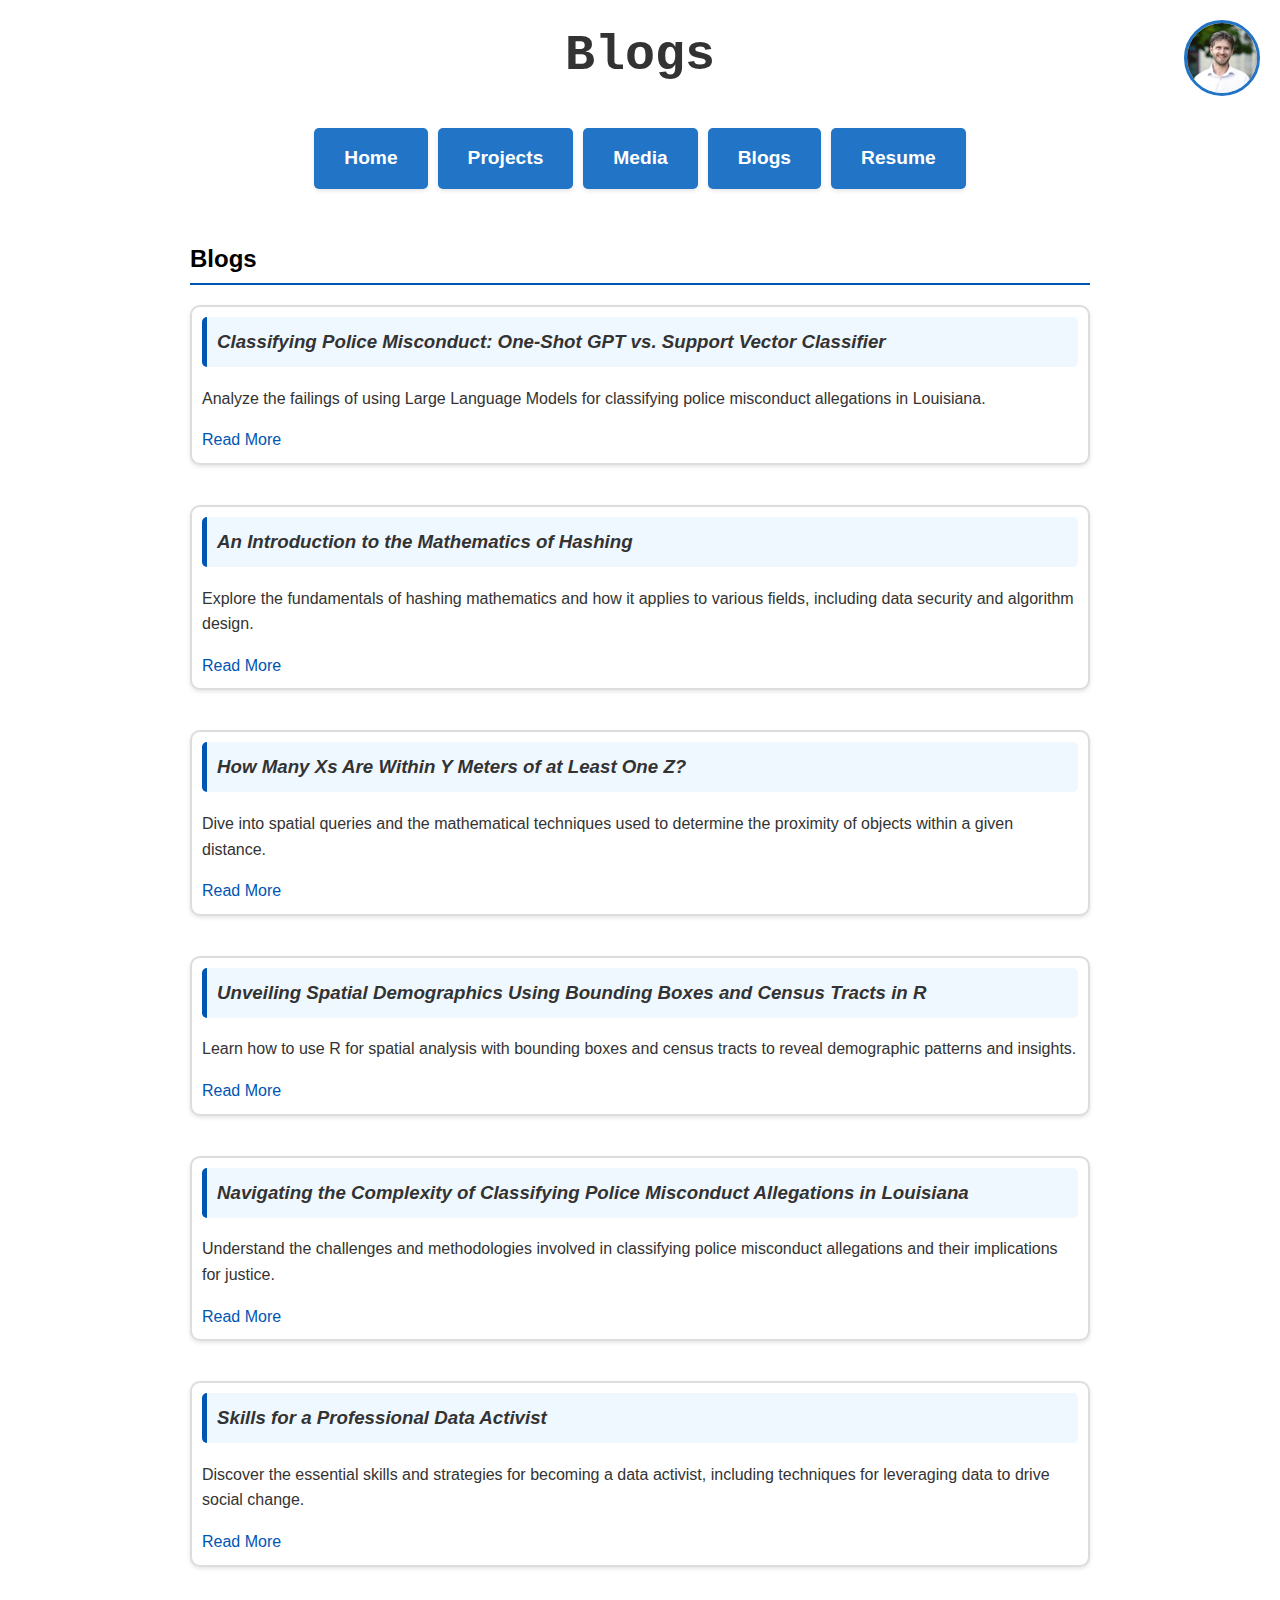
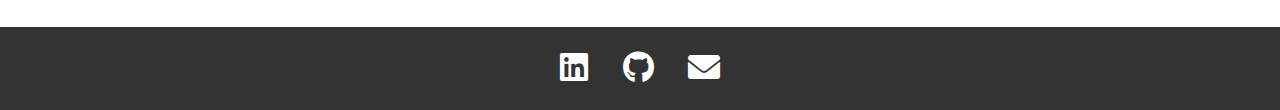
<file: blogs/index.html>
<!DOCTYPE html>
<html lang="en">
<head>
    <meta charset="UTF-8">
    <meta name="viewport" content="width=device-width, initial-scale=1.0">
    <link rel="stylesheet" href="../CSS/styles.css">
    <link rel="stylesheet" href="https://cdnjs.cloudflare.com/ajax/libs/font-awesome/6.0.0-beta3/css/all.min.css">
    <script src="https://d3js.org/d3.v7.min.js"></script>
    <meta property="og:title" content="Blogs">
    <meta property="og:description" content="Blogs written by Elijah Appelson">
    <meta property="og:image" content="../images/ehacover.png">
    <meta property="og:url" content="appelson.github.io/blogs">
    <title>Blogs</title>
   <link rel="icon" href="../images/ehacover.png" type="image/png">
</head>
    <style>
     </style>
<body>
    <svg id="networkGraph"></svg>
    <header>
        <div id="header-effect">Writing</div>
    </header>
    <img src="../images/eha.jpeg" alt="Elijah Appelson" class="profile-image">
    <nav>
        <ul>
            <li><a href="/">Home</a></li>
        <li><a href="/projects/">Projects</a></li>
        <li><a href="/media/">Media</a></li>
        <li><a href="/blogs/">Blogs</a></li>
        <li><a href="/resume/">Resume</a></li>
        </ul>
    </nav>
    <main>
        <div class="resume-container">
            <h2 class="section-bar">Blogs</h2>
            <div class="media-container">
                <h3><span class="source-label"></span>Classifying Police Misconduct: One-Shot GPT vs. Support Vector Classifier</h3>
                <p>Analyze the failings of using Large Language Models for classifying police misconduct allegations in Louisiana.</p>
                <a href="https://medium.com/@eappelson/classifying-police-misconduct-one-shot-gpt-vs-support-vector-classifier-d2d4df58dcee">Read More</a>
            </div>
            <div class="media-container">
                <h3><span class="source-label"></span>An Introduction to the Mathematics of Hashing</h3>
                <p>Explore the fundamentals of hashing mathematics and how it applies to various fields, including data security and algorithm design.</p>
                <a href="https://medium.com/@eappelson/an-introduction-to-the-mathematics-of-hashing-b42ad2130a11">Read More</a>
            </div>
            <div class="media-container">
                <h3><span class="source-label"></span>How Many Xs Are Within Y Meters of at Least One Z?</h3>
                <p>Dive into spatial queries and the mathematical techniques used to determine the proximity of objects within a given distance.</p>
                <a href="https://medium.com/@eappelson/how-many-xs-are-within-y-meters-of-at-least-one-z-110331bb235f">Read More</a>
            </div>
            <div class="media-container">
                <h3><span class="source-label"></span>Unveiling Spatial Demographics Using Bounding Boxes and Census Tracts in R</h3>
                <p>Learn how to use R for spatial analysis with bounding boxes and census tracts to reveal demographic patterns and insights.</p>
                <a href="https://medium.com/@eappelson/unveiling-spatial-demographics-using-bounding-boxes-and-census-tracts-in-r-2d5ce08698b4">Read More</a>
            </div>
            <div class="media-container">
                <h3><span class="source-label"></span>Navigating the Complexity of Classifying Police Misconduct Allegations in Louisiana</h3>
                <p>Understand the challenges and methodologies involved in classifying police misconduct allegations and their implications for justice.</p>
                <a href="https://medium.com/@eappelson/navigating-the-complexity-of-classifying-police-misconduct-allegations-in-louisiana-0dd107ca7531">Read More</a>
            </div>
            <div class="media-container">
                <h3><span class="source-label"></span>Skills for a Professional Data Activist</h3>
                <p>Discover the essential skills and strategies for becoming a data activist, including techniques for leveraging data to drive social change.</p>
                <a href="https://medium.com/@eappelson/skills-for-a-professional-data-activist-61224dc950e0">Read More</a>
            </div>
        </div>
    </main>
   <footer>
        <a href="https://www.linkedin.com/in/elijahappelson" target="_blank" title="LinkedIn"><i class="fab fa-linkedin"></i></a>
        <a href="https://github.com/appelson" target="_blank" title="GitHub"><i class="fab fa-github"></i></a>
        <a href="mailto:elijahappelson@gmail.com" title="Email"><i class="fas fa-envelope"></i></a>
    </footer>
    <script>
        const targetText = "Blogs";
        const output = document.getElementById('header-effect');
        const chars = "ABCDEFGHIJKLMNOPQRSTUVWXYZabcdefghijklmnopqrstuvwxyz0123456789!@#$%^&*()_+[]{}|;:',.<>?/";
        let index = 0;
        const delay = 100; // Adjust this value to slow down the effect

        function getRandomChar() {
            return chars[Math.floor(Math.random() * chars.length)];
        }

        function updateHeader() {
            let randomText = "";
            for (let i = 0; i < targetText.length; i++) {
                if (i < index) {
                    randomText += targetText[i];
                } else {
                    randomText += getRandomChar();
                }
            }
            output.textContent = randomText;

            if (index < targetText.length) {
                index++;
                setTimeout(updateHeader, delay);
            }
        }

        updateHeader();
    </script>
    <script src="../Java/script2.js"></script>
</body>
</html>
</file>
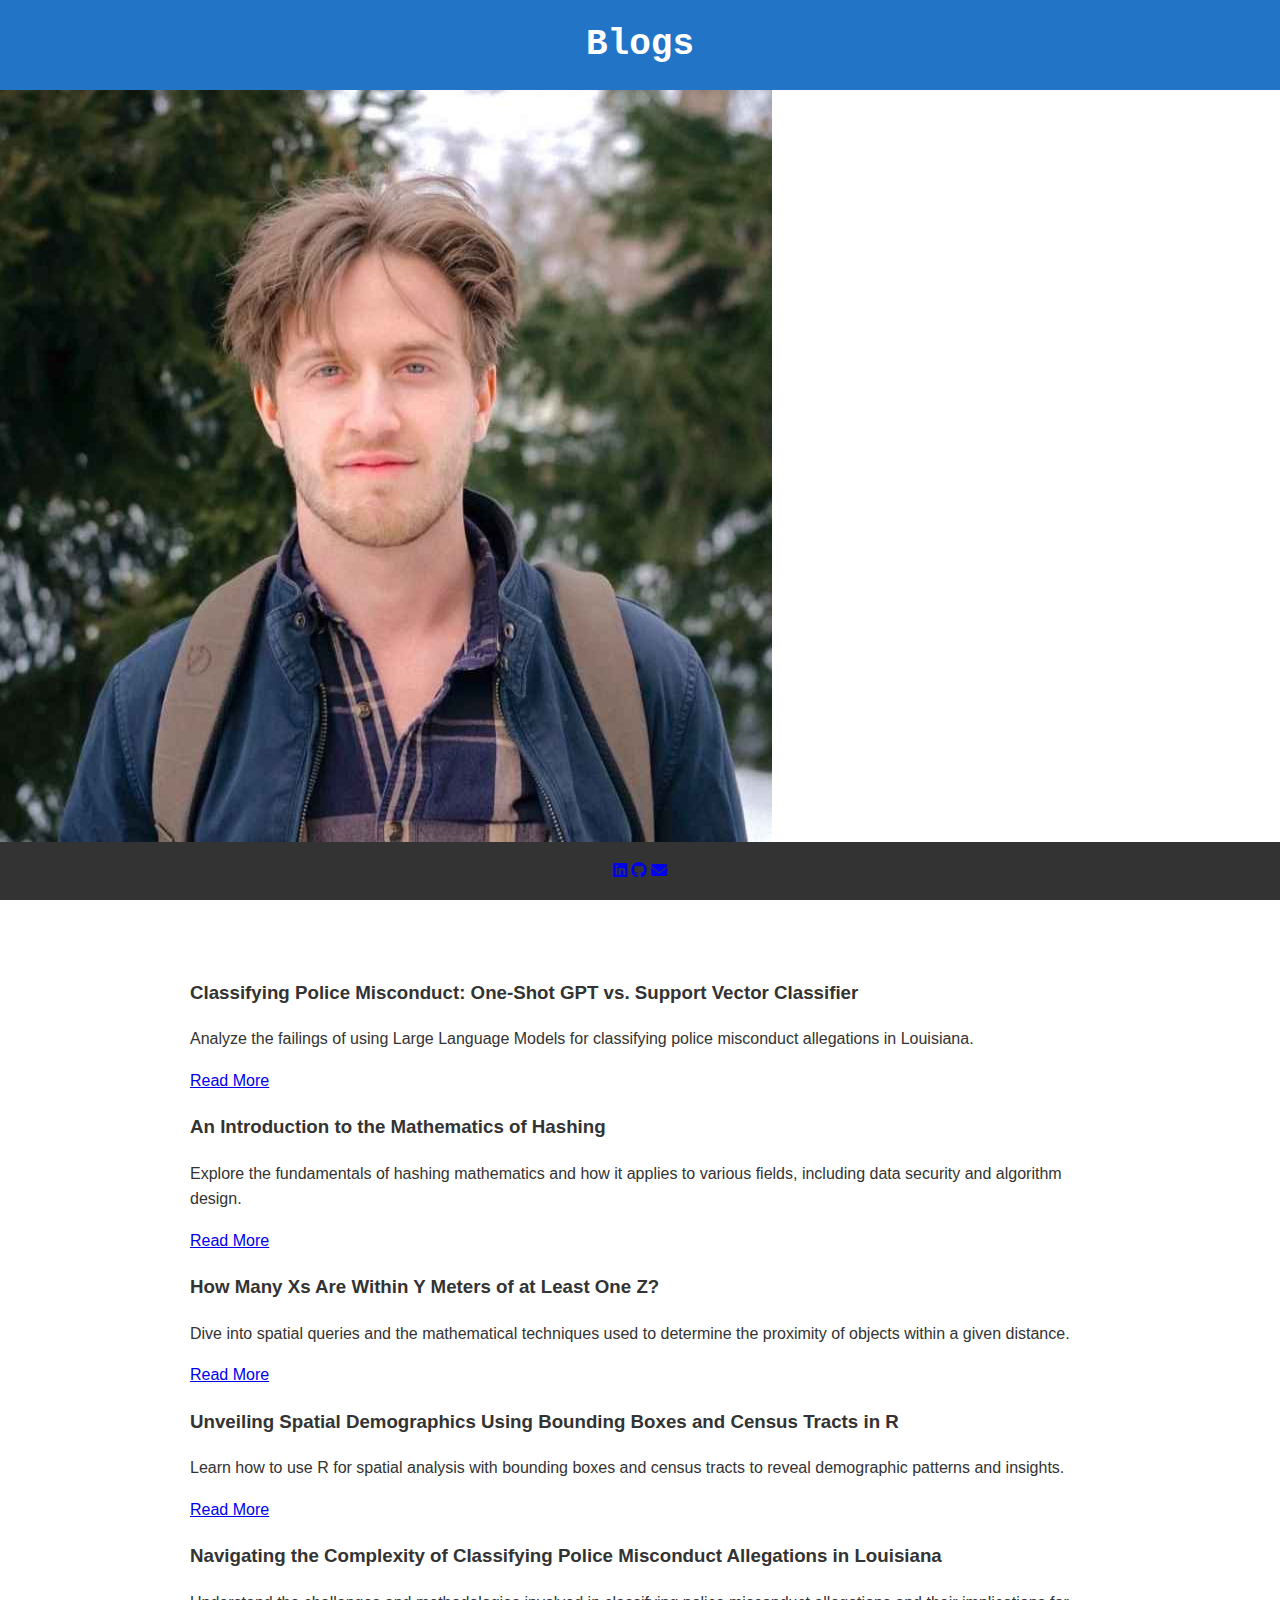
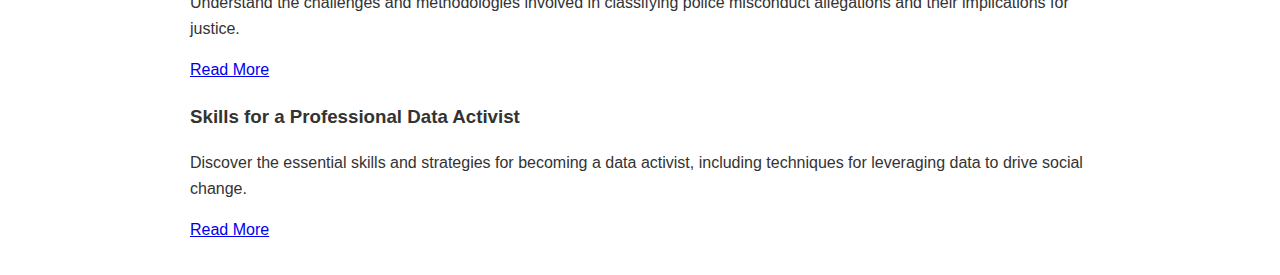
<file: blogs.html>
<!DOCTYPE html>
<html lang="en">
<head>
    <meta charset="UTF-8">
    <meta name="viewport" content="width=device-width, initial-scale=1.0">
    <title>Writing - Appelson's Custom Site</title>
    <link rel="stylesheet" href="styles.css">
    <link rel="stylesheet" href="https://cdnjs.cloudflare.com/ajax/libs/font-awesome/6.0.0-beta3/css/all.min.css">
    <script src="https://d3js.org/d3.v7.min.js"></script>
    <style>
        #networkGraph {
            position: absolute;
            top: 0;
            left: 0;
            width: 100%;
            height: 100%;
            z-index: -1;
        }
        .resume-container {
            max-width: 900px;
            margin: auto;
        }

    </style>
</head>
<body>
    <svg id="networkGraph"></svg>
    <header>
        <div id="header-effect">Writing</div>
    </header>
    <img src="eha.jpeg" alt="Elijah Appelson" class="profile-image">
    <nav>
        <ul>
            <li><a href="index.html">Home</a></li>
            <li><a href="projects.html">Projects</a></li>
            <li><a href="media.html">Media</a></li>
            <li><a href="blogs.html">Blogs</a></li>
            <li><a href="resume.html">Resume</a></li>
        </ul>
    </nav>
    <main>
        <div class="resume-container">
            <div class="media-container">
                <h3><span class="source-label"></span>Classifying Police Misconduct: One-Shot GPT vs. Support Vector Classifier</h3>
                <p>Analyze the failings of using Large Language Models for classifying police misconduct allegations in Louisiana.</p>
                <a href="https://medium.com/@eappelson/classifying-police-misconduct-one-shot-gpt-vs-support-vector-classifier-d2d4df58dcee">Read More</a>
            </div>
            <div class="media-container">
                <h3><span class="source-label"></span>An Introduction to the Mathematics of Hashing</h3>
                <p>Explore the fundamentals of hashing mathematics and how it applies to various fields, including data security and algorithm design.</p>
                <a href="https://medium.com/@eappelson/an-introduction-to-the-mathematics-of-hashing-b42ad2130a11">Read More</a>
            </div>
            <div class="media-container">
                <h3><span class="source-label"></span>How Many Xs Are Within Y Meters of at Least One Z?</h3>
                <p>Dive into spatial queries and the mathematical techniques used to determine the proximity of objects within a given distance.</p>
                <a href="https://medium.com/@eappelson/how-many-xs-are-within-y-meters-of-at-least-one-z-110331bb235f">Read More</a>
            </div>
            <div class="media-container">
                <h3><span class="source-label"></span>Unveiling Spatial Demographics Using Bounding Boxes and Census Tracts in R</h3>
                <p>Learn how to use R for spatial analysis with bounding boxes and census tracts to reveal demographic patterns and insights.</p>
                <a href="https://medium.com/@eappelson/unveiling-spatial-demographics-using-bounding-boxes-and-census-tracts-in-r-2d5ce08698b4">Read More</a>
            </div>
            <div class="media-container">
                <h3><span class="source-label"></span>Navigating the Complexity of Classifying Police Misconduct Allegations in Louisiana</h3>
                <p>Understand the challenges and methodologies involved in classifying police misconduct allegations and their implications for justice.</p>
                <a href="https://medium.com/@eappelson/navigating-the-complexity-of-classifying-police-misconduct-allegations-in-louisiana-0dd107ca7531">Read More</a>
            </div>
            <div class="media-container">
                <h3><span class="source-label"></span>Skills for a Professional Data Activist</h3>
                <p>Discover the essential skills and strategies for becoming a data activist, including techniques for leveraging data to drive social change.</p>
                <a href="https://medium.com/@eappelson/skills-for-a-professional-data-activist-61224dc950e0">Read More</a>
            </div>
        </div>
    </main>
   <footer>
        <a href="https://www.linkedin.com/in/elijahappelson" target="_blank" title="LinkedIn"><i class="fab fa-linkedin"></i></a>
        <a href="https://github.com/appelson" target="_blank" title="GitHub"><i class="fab fa-github"></i></a>
        <a href="mailto:elijahappelson@gmail.com" title="Email"><i class="fas fa-envelope"></i></a>
    </footer>
    <script>
        const targetText = "Blogs";
        const output = document.getElementById('header-effect');
        const chars = "ABCDEFGHIJKLMNOPQRSTUVWXYZabcdefghijklmnopqrstuvwxyz0123456789!@#$%^&*()_+[]{}|;:',.<>?/";
        let index = 0;
        const delay = 100; // Adjust this value to slow down the effect

        function getRandomChar() {
            return chars[Math.floor(Math.random() * chars.length)];
        }

        function updateHeader() {
            let randomText = "";
            for (let i = 0; i < targetText.length; i++) {
                if (i < index) {
                    randomText += targetText[i];
                } else {
                    randomText += getRandomChar();
                }
            }
            output.textContent = randomText;

            if (index < targetText.length) {
                index++;
                setTimeout(updateHeader, delay);
            }
        }

        updateHeader();
    </script>
    <script src="script2.js"></script>
</body>
</html>
</file>
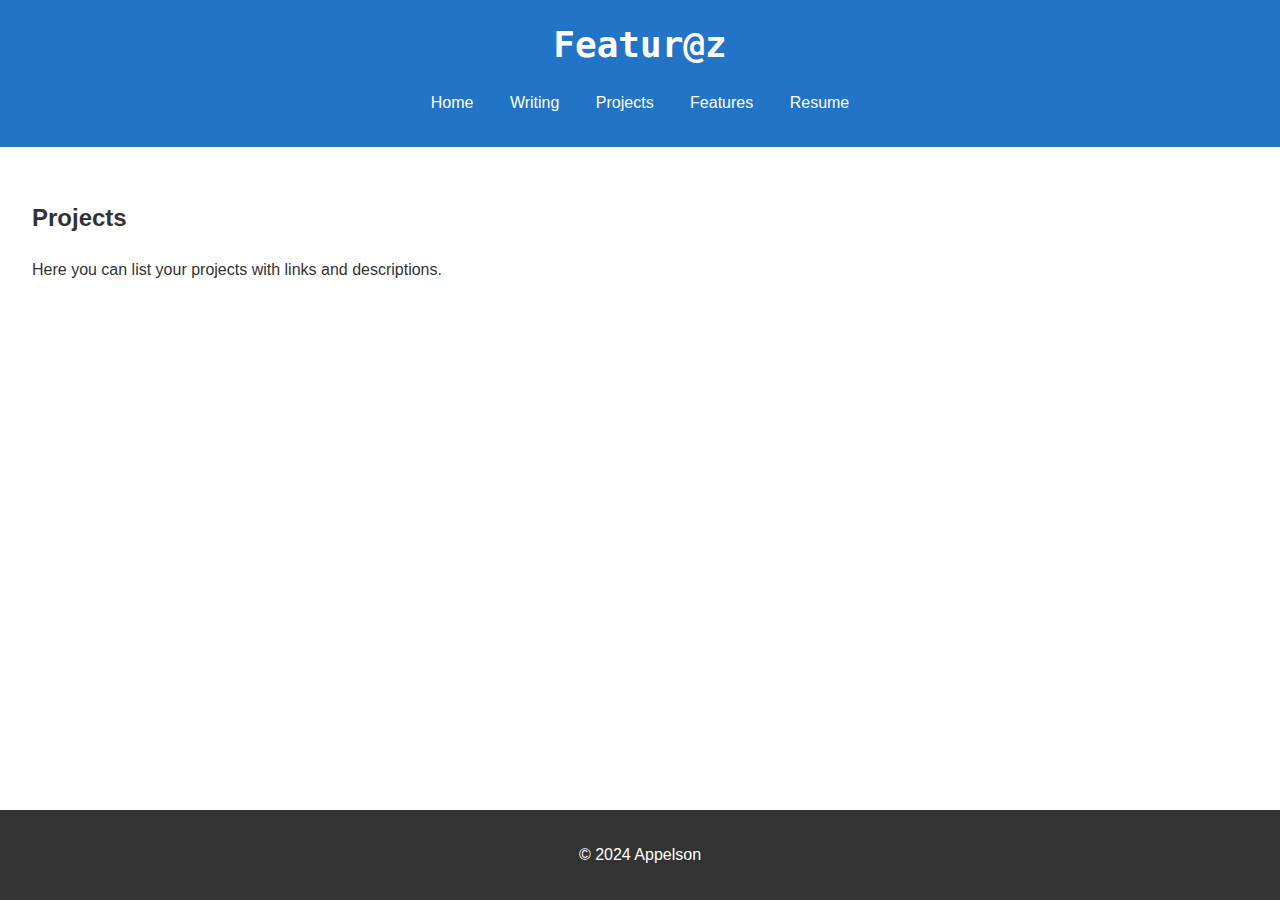
<file: features.html>
<!DOCTYPE html>
<html lang="en">
<head>
    <meta charset="UTF-8">
    <meta name="viewport" content="width=device-width, initial-scale=1.0">
    <title>Projects - Appelson's Custom Site</title>
    <link rel="stylesheet" href="styles.css">
</head>
<body>
    <header>
        <div id="header-effect">Features</div>
        <nav>
            <ul>
                <li><a href="index.html">Home</a></li>
                <li><a href="writing.html">Writing</a></li>
                <li><a href="projects.html">Projects</a></li>
                <li><a href="features.html">Features</a></li>
                <li><a href="resume.html">Resume</a></li>
            </ul>
        </nav>
    </header>
    <main>
        <h2>Projects</h2>
        <p>Here you can list your projects with links and descriptions.</p>
    </main>
    <footer>
        <p>&copy; 2024 Appelson</p>
    </footer>
    <script>
        const targetText = "Features";
        const output = document.getElementById('header-effect');
        const chars = "ABCDEFGHIJKLMNOPQRSTUVWXYZabcdefghijklmnopqrstuvwxyz0123456789!@#$%^&*()_+[]{}|;:',.<>?/";
        let index = 0;
        const delay = 100; // Adjust this value to slow down the effect

        function getRandomChar() {
            return chars[Math.floor(Math.random() * chars.length)];
        }

        function updateHeader() {
            let randomText = "";
            for (let i = 0; i < targetText.length; i++) {
                if (i < index) {
                    randomText += targetText[i];
                } else {
                    randomText += getRandomChar();
                }
            }
            output.textContent = randomText;

            if (index < targetText.length) {
                index++;
                setTimeout(updateHeader, delay);
            }
        }

        updateHeader();
    </script>
</body>
</html>
</file>
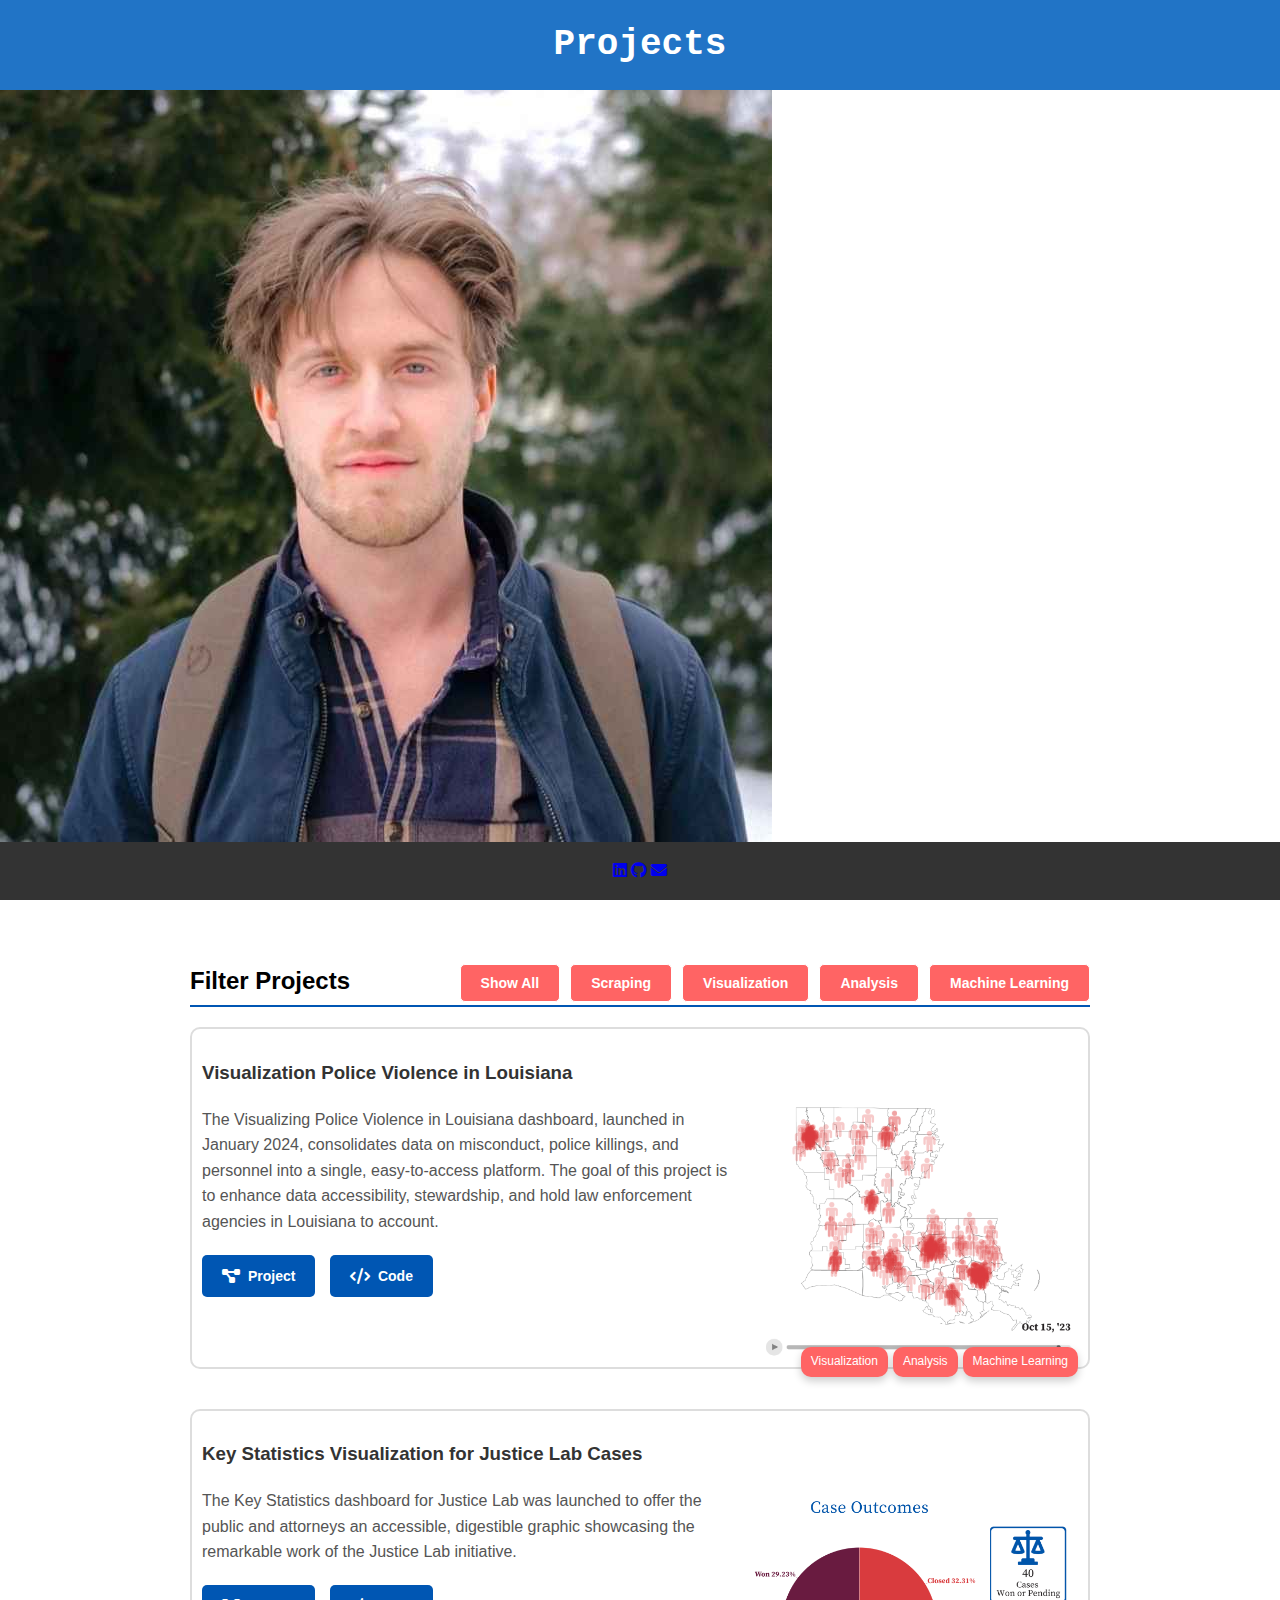
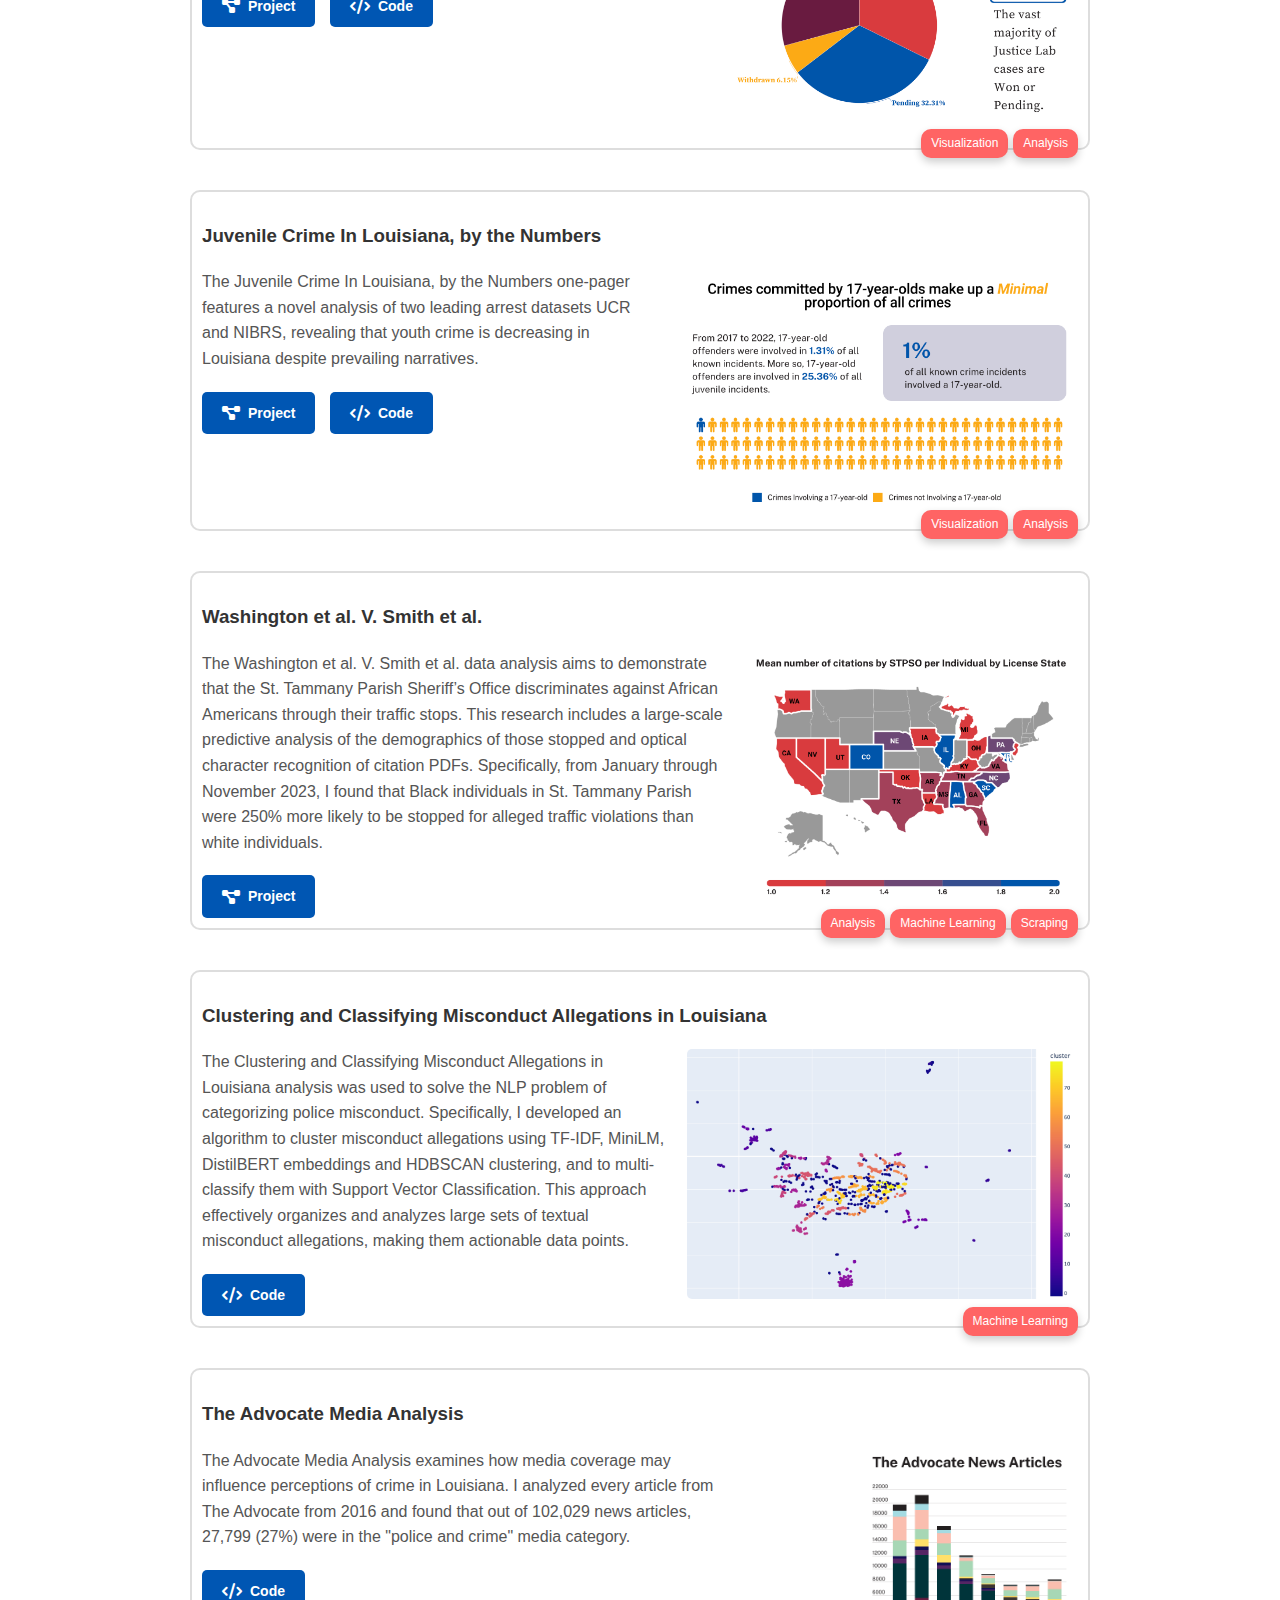
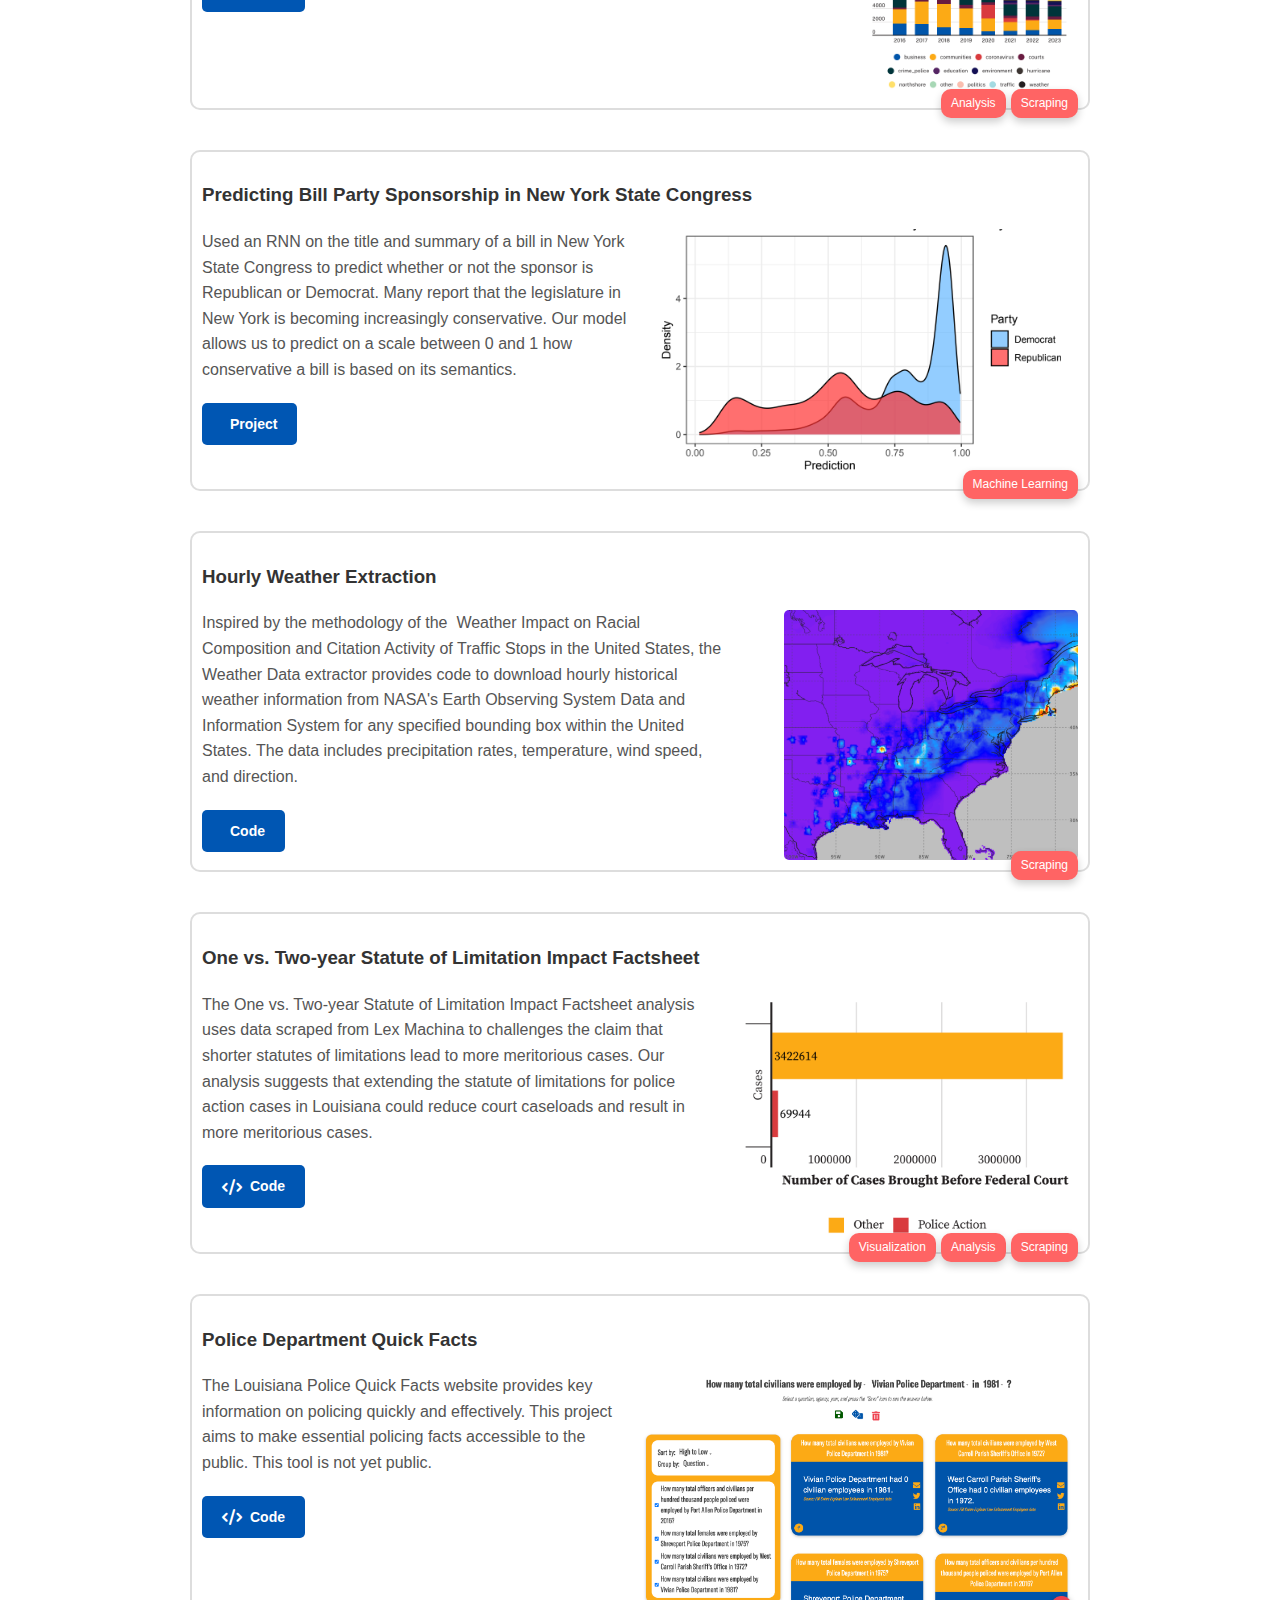
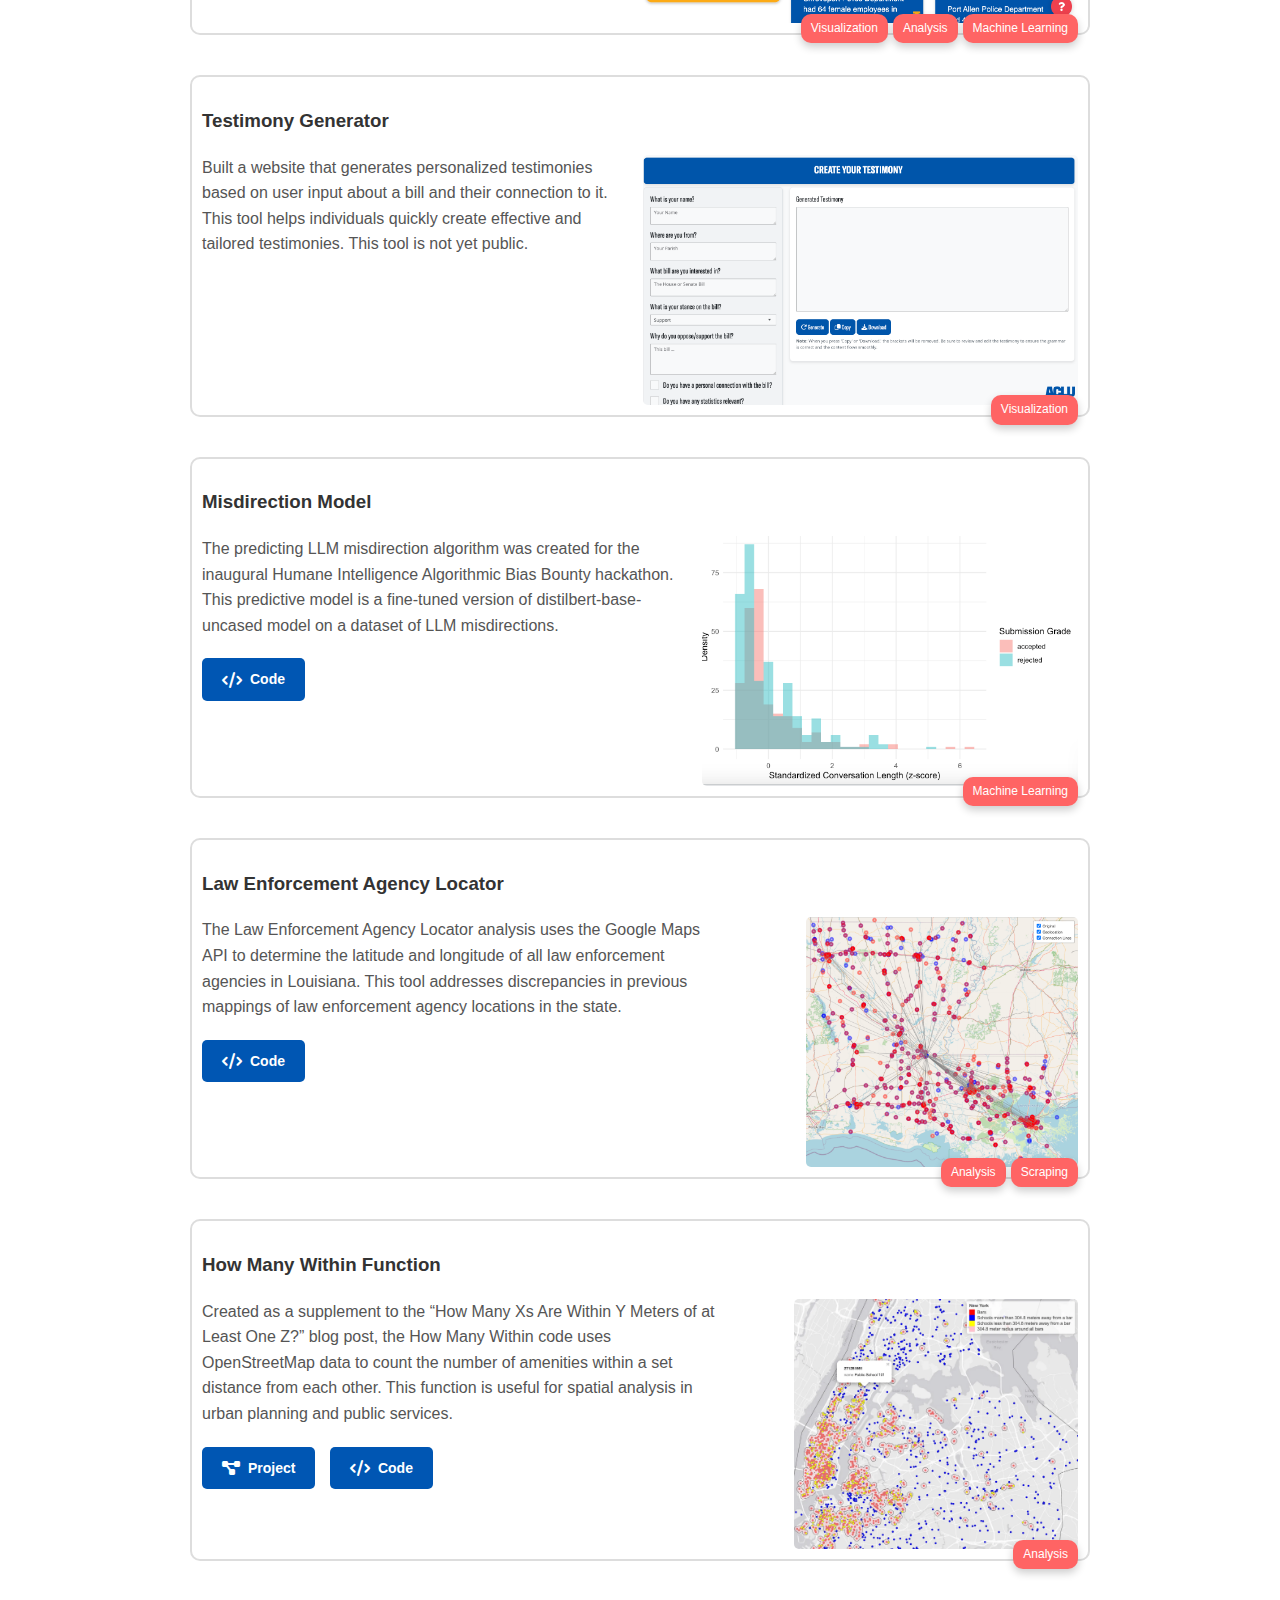
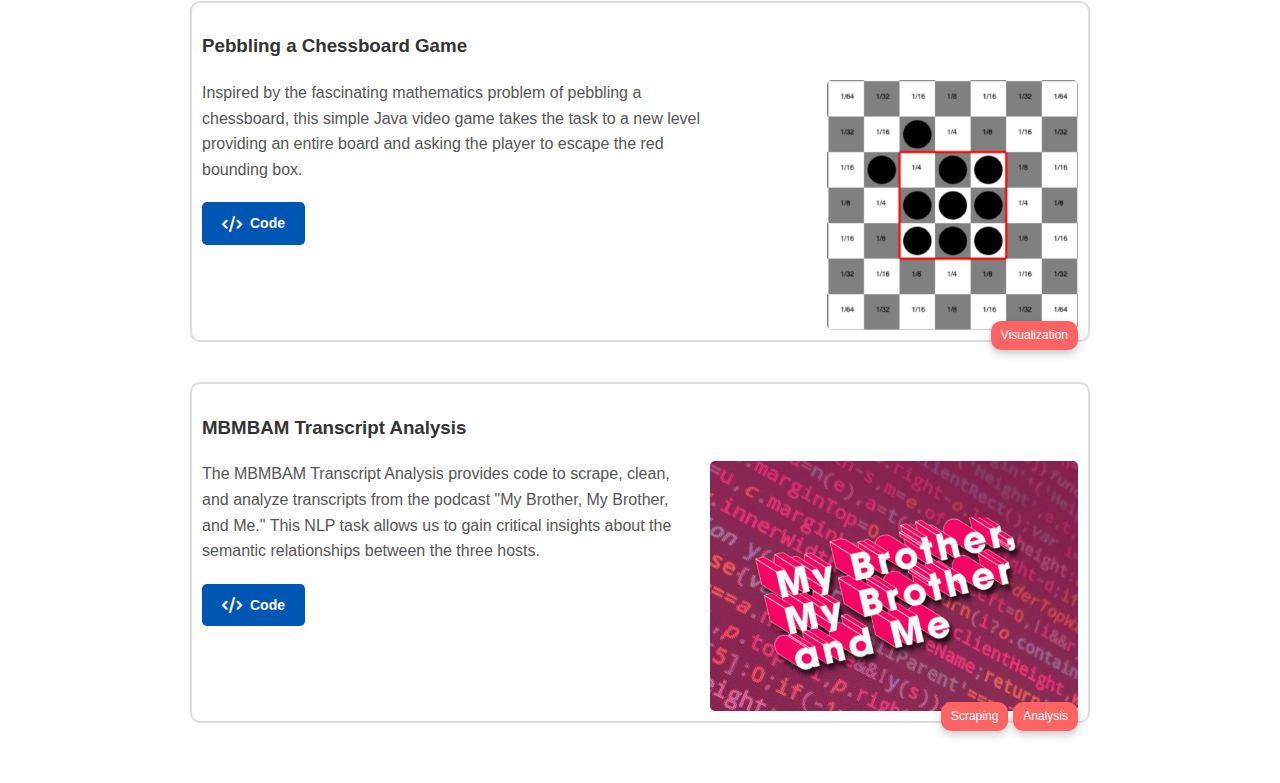
<file: projects2.html>
<!DOCTYPE html>
<html lang="en">
<head>
    <meta charset="UTF-8">
    <meta name="viewport" content="width=device-width, initial-scale=1.0">
    <title>Projects - Appelson's Custom Site</title>
    <link rel="stylesheet" href="styles.css">
    <link rel="stylesheet" href="https://cdnjs.cloudflare.com/ajax/libs/font-awesome/6.0.0-beta3/css/all.min.css">
    <script src="https://d3js.org/d3.v7.min.js"></script>
    <style>
       #networkGraph {
            position: absolute;
            top: 0;
            left: 0;
            width: 100%;
            height: 100%;
            z-index: -1;
        }

        .resume-container {
    max-width: 900px;
    margin: auto;
}
        
        main {
            padding: 20px; /* Add padding around the main content */
        }

        .media-container {
            border: 2px solid #ddd;
            border-radius: 10px;
            padding: 10px;
            margin-bottom: 40px;
            transition: border-color 0.3s, box-shadow 0.3s;
        }

        .media-container:hover {
            border-color: #0056b3;
            border-radius: 20px;
            box-shadow: 0 4px 8px rgba(0, 0, 0, 0.2);
        }

        .content {
            display: flex;
            align-items: flex-start; /* Align items to the top */
            justify-content: space-between; /* Space out description and image */
        }

        .project-description {
            flex: 1; /* Allow the description to take up the available space */
            max-width: 60%; /* Limit the width of the description */
            margin-right: 20px; /* Space between description and image */
        }

        .project-description .description {
            margin: 0;
            color: #555;
        }

        .image-frame {
            display: flex;
            align-items: center; /* Center the image vertically */
            justify-content: center; /* Center the image horizontally */
            height: 250px; /* Fixed height for the frame */
            background-color: white; /* Optional: background color to visualize the frame */
            border-radius: 10px; /* Optional: rounded corners */
        }

        .project-image {
            align-items: center; /* Center the image vertically */
            height: 100%; /* Scale the image to fit the container height */
            width: auto; /* Maintain aspect ratio */
            object-fit: cover; /* Cover the container without distortion */
            border-radius: 5px; /* Optional: rounded corners for the image */
        }

        .media-container .buttons {
            margin-top: 20px; /* Space above the buttons */
        }

        .media-container .buttons a {
            text-decoration: none;
            color: #fff; /* Text color */
            background-color: #0056b3; /* Button background color */
            padding: 10px 20px; /* Button padding */
            border-radius: 5px; /* Rounded corners */
            margin-right: 10px; /* Space between buttons */
            transition: background-color 0.3s, transform 0.3s;
            display: inline-flex;
            align-items: center;
            font-size: 14px; /* Adjust font size */
            font-weight: 600; /* Bold text */
        }

        .media-container .buttons a:hover {
            background-color: #003d7a; /* Darker blue on hover */
            transform: translateY(-2px); /* Slight lift effect */
        }

        .buttons i {
            margin-right: 8px; /* Space between icon and text */
            font-size: 16px; /* Adjust icon size */
        }

        @media screen and (max-width: 600px) {
            .image-frame {
                display: none; /* Hide the image frame on small screens */
            }

            .project-description {
                max-width: 100%; /* Allow the description to take full width on small screens */
                margin-right: 0; /* Remove margin */
            }
        }
          .section-bar {
    position: relative;
    margin-top: 15px;
    margin-bottom: 20px;
    border-bottom: 2px solid #0056b3;
    padding-bottom: 5px;
    font-size: 1.5em;
    font-weight: bold;
    color: black;
    display: flex;
    align-items: center;
    justify-content: space-between;
}

.media-container {
    position: relative; /* Ensure tags can be positioned absolutely */
}

.tags {
    position: absolute;
    bottom: -10px; /* Adjust as needed */
    right: 10px; /* Adjust as needed */
    display: flex;
    gap: 5px; /* Space between tags */
    flex-wrap: wrap; /* Allow tags to wrap if necessary */
    justify-content: right; /* Center the navigation items */
}

.tag {
    background-color: #ff6464; /* Tag background color */
    color: white; /* Tag text color */
    border-radius: 10px;
    box-shadow: 0 4px 8px rgba(0, 0, 0, 0.2);
    padding: 5px 10px; /* Adjust size as needed */
    font-size: 12px; /* Adjust font size as needed */
    text-align: center; /* Center text in the tag */
    white-space: nowrap; /* Prevent text from wrapping */
    display: inline-block; /* Ensure tags do not stretch to fill container */
}
@media screen and (max-width: 800px) {
    .section-bar {
        color: white;
    }
    
    .tags {
        right: 10px; /* Adjust as needed */
        bottom: -10px; /* Adjust as needed */
    }
}

@media screen and (max-width: 450px) {
    .section-bar {
        display: none;
    }
}










.filter-buttons {
    display: flex;
    flex-wrap: wrap; /* Allow wrapping for smaller screens */
    gap: 10px; /* Space between buttons */
    position: absolute;
    right: 0;
    top: 50%;
    transform: translateY(-50%);
    justify-content: center; /* Center the navigation items */
}

.filter-buttons button {
    background-color: #ff6464; /* Button background color */
    color: white; /* Text color */
    border: 1px solid white;
    border-radius: 5px; /* Rounded corners */
    padding: 10px 20px; /* Button padding */
    font-size: 14px; /* Adjust font size */
    font-weight: 600; /* Bold text */
    cursor: pointer;
    transition: background-color 0.3s, transform 0.3s;
}

.filter-buttons button:hover {
    background-color: transparent; /* Darker blue on hover */
    color: black;
    transform: translateY(-2px); /* Slight lift effect */
}

.filter-buttons button.selected {
    background-color: #a83232; /* Darker color for the selected button */
    color: white; /* Ensure text color contrasts with the darker background */
}

        
    </style>
</head>
<body>
    <svg id="networkGraph"></svg>
    <header>
        <div id="header-effect">Features</div>
    </header>
    <img src="eha.jpeg" alt="Elijah Appelson" class="profile-image">
    <nav>
        <ul>
            <li><a href="index.html">Home</a></li>
            <li><a href="projects.html">Projects</a></li>
            <li><a href="media.html">Media</a></li>
            <li><a href="blogs.html">Blogs</a></li>
            <li><a href="resume.html">Resume</a></li>
        </ul>
    </nav>
    
    
    <main>
      
      <div class="resume-container">
      <h2 class="section-bar">
        Filter Projects
        <div class="filter-buttons">
          <button onclick="filterProjects('')">Show All</button>
            <button onclick="filterProjects('Scraping')">Scraping</button>
            <button onclick="filterProjects('Visualization')">Visualization</button>
            <button onclick="filterProjects('Analysis')">Analysis</button>
            <button onclick="filterProjects('Learning')">Machine Learning</button>
        </div>
    </h2>
      
      
        <div class="media-container" data-categories="Visualization Analysis Learning">
    <div class="title-ribbon">
        <h3>Visualization Police Violence in Louisiana</h3>
    </div>
    <div class="content">
        <div class="project-description">
            <p class="description">The Visualizing Police Violence in Louisiana dashboard, launched in January 2024, consolidates data on misconduct, police killings, and personnel into a single, easy-to-access platform. The goal of this project is to enhance data accessibility, stewardship, and hold law enforcement agencies in Louisiana to account.</p>
            <div class="tags">
        <span class="tag">Visualization</span>
        <span class="tag">Analysis</span>
        <span class="tag">Machine Learning</span>
    </div>
            <div class="buttons">
                <a href="https://aclujusticelab.org/dashboard/" target="_blank"><i class="fa fa-project-diagram"></i> Project</a>
                <a href="https://github.com/aclu-national/JL_dashboard" target="_blank"><i class="fa fa-code"></i> Code</a>
            </div>
        </div>
        <div class="image-frame">
            <img src="vpvl.jpeg" alt="Project Image" class="project-image">
        </div>
    </div>
</div>


<div class="media-container" data-categories="Visualization Analysis">
    <div class="title-ribbon">
        <h3>Key Statistics Visualization for Justice Lab Cases</h3>
    </div>
    <div class="content">
        <div class="project-description">
            <p class="description">The Key Statistics dashboard for Justice Lab was launched to offer the public and attorneys an accessible, digestible graphic showcasing the remarkable work of the Justice Lab initiative.</p>
             <div class="tags">
        <span class="tag">Visualization</span>
        <span class="tag">Analysis</span>
    </div>
            <div class="buttons">
                <a href="https://aclujusticelab.org/key-statistics/" target="_blank"><i class="fa fa-project-diagram"></i> Project</a>
                <a href="https://github.com/aclu-national/JL_cases" target="_blank"><i class="fa fa-code"></i> Code</a>
            </div>
        </div>
        <div class="image-frame">
            <img src="jlc.jpeg" alt="Project Image" class="project-image">
        </div>
    </div>
</div>


<!-- Juvenile Crime In Louisiana, by the Numbers (OJJ Analysis) -->
<div class="media-container" data-categories="Visualization Analysis">
    <div class="title-ribbon">
        <h3>Juvenile Crime In Louisiana, by the Numbers</h3>
    </div>
    <div class="content">
        <div class="project-description">
            <p class="description">The Juvenile Crime In Louisiana, by the Numbers one-pager features a novel analysis of two leading arrest datasets UCR and NIBRS, revealing that youth crime is decreasing in Louisiana despite prevailing narratives.
</p>
 <div class="tags">
        <span class="tag">Visualization</span>
        <span class="tag">Analysis</span>
    </div>
            <div class="buttons">
                <a href="https://infogram.com/one-pager-1hmr6g8d8wopz2n" target="_blank"><i class="fa fa-project-diagram"></i> Project</a>
                <a href="https://github.com/aclu-national/crime_in_louisiana" target="_blank"><i class="fa fa-code"></i> Code</a>
            </div>
        </div>
        <div class="image-frame">
            <img src="juv.jpeg" alt="Juvenile Crime Analysis" class="project-image">
        </div>
    </div>
</div>

<!-- Washington 2 Lawsuit -->
<div class="media-container" data-categories="Analysis Learning Scraping">
    <div class="title-ribbon">
        <h3>Washington et al. V. Smith et al.</h3>
    </div>
    <div class="content">
        <div class="project-description">
            <p class="description">The Washington et al. V. Smith et al. data analysis aims to demonstrate that the St. Tammany Parish Sheriff’s Office discriminates against African Americans through their traffic stops. This research includes a large-scale predictive analysis of the demographics of those stopped and optical character recognition of citation PDFs. Specifically, from January through November 2023, I found that Black individuals in St. Tammany Parish were 250% more likely to be stopped for alleged traffic violations than white individuals.</p>
             <div class="tags">
        <span class="tag">Analysis</span>
        <span class="tag">Machine Learning</span>
        <span class="tag">Scraping</span>
    </div>
            <div class="buttons">
                <a href="https://aclujusticelab.org/wp-content/uploads/2024/02/02.05.24-Wash-II-Amended-Complaint.pdf" target="_blank"><i class="fa fa-project-diagram"></i> Project</a>
            </div>
        </div>
        <div class="image-frame">
            <img src="wash2.jpeg" alt="Washington 2 Lawsuit" class="project-image">
        </div>
    </div>
</div>

<!-- Unsupervised Text Clustering -->
<div class="media-container" data-categories="Learning">
    <div class="title-ribbon">
        <h3>Clustering and Classifying Misconduct Allegations in Louisiana</h3>
    </div>
    <div class="content">
        <div class="project-description">
            <p class="description">The Clustering and Classifying Misconduct Allegations in Louisiana analysis was used to solve the NLP problem of categorizing police misconduct. Specifically, I developed an algorithm to cluster misconduct allegations using TF-IDF, MiniLM, DistilBERT embeddings and HDBSCAN clustering, and to multi-classify them with Support Vector Classification. This approach effectively organizes and analyzes large sets of textual misconduct allegations, making them actionable data points.</p>
            <div class="tags">
        <span class="tag">Machine Learning</span>
    </div>
            <div class="buttons">
                <a href="https://github.com/aclu-national/la_misconduct_clustering_classification" target="_blank"><i class="fa fa-code"></i> Code</a>
            </div>
        </div>
        <div class="image-frame">
            <img src="cluster.jpeg" alt="Unsupervised Text Clustering" class="project-image">
        </div>
        
    </div>
    
</div>

<!-- The Advocate Analysis -->
<div class="media-container" data-categories="Analysis Scraping">
    <div class="title-ribbon">
        <h3>The Advocate Media Analysis</h3>
    </div>
    <div class="content">
        <div class="project-description">
            <p class="description">The Advocate Media Analysis examines how media coverage may influence perceptions of crime in Louisiana. I analyzed every article from The Advocate from 2016 and found that out of 102,029 news articles, 27,799 (27%) were in the "police and crime" media category.</p>
             <div class="tags">
        <span class="tag">Analysis</span>
        <span class="tag">Scraping</span>
    </div>
            <div class="buttons">
                <a href="https://github.com/aclu-national/advocate_scraper" target="_blank"><i class="fa fa-code"></i> Code</a>
            </div>
        </div>
        <div class="image-frame">
            <img src="advocate.jpeg" alt="The Advocate Analysis" class="project-image">
        </div>
    </div>
</div>

<!-- Predicting Bill Party Sponsorship in New York State Congress -->
<div class="media-container" data-categories="Analysis Scraping Learning">
    <div class="title-ribbon">
        <h3>Predicting Bill Party Sponsorship in New York State Congress</h3>
    </div>
    <div class="content">
        <div class="project-description">
            <p class="description">Used an RNN on the title and summary of a bill in New York State Congress to predict whether or not the sponsor is Republican or Democrat. Many report that the legislature in New York is becoming increasingly conservative. Our model allows us to predict on a scale between 0 and 1 how conservative a bill is based on its semantics. </p>
             <div class="tags">
        <span class="tag">Machine Learning</span>
    </div>
            <div class="buttons">
                <a href="https://github.com/appelson/bill_prediction/blob/main/Final-Project.pdf" target="_blank"><i class="fa fa-diagram"></i> Project</a>
            </div>
        </div>
        <div class="image-frame">
            <img src="rep.png" alt="Bill Sponsorship" class="project-image">
        </div>
    </div>
</div>

          

<!-- Weather Analysis -->
<div class="media-container" data-categories="Scraping">
    <div class="title-ribbon">
        <h3>Hourly Weather Extraction</h3>
    </div>
    <div class="content">
        <div class="project-description">
            <p class="description">Inspired by the methodology of the  Weather Impact on Racial Composition and Citation Activity of Traffic Stops in the United States, the Weather Data extractor provides code to download hourly historical weather information from NASA's Earth Observing System Data and Information System for any specified bounding box within the United States. The data includes precipitation rates, temperature, wind speed, and direction.</p>
             <div class="tags">
        <span class="tag">Scraping</span>
    </div>
            <div class="buttons">
                <a href="https://github.com/appelson/hourly_weather" target="_blank"><i class="fa fa-project-code"></i> Code</a>
            </div>
        </div>
        <div class="image-frame">
            <img src="weather.png" alt="Weather Analysis" class="project-image">
        </div>
    </div>
</div>

<!-- Statute of Limitation Analysis -->
<div class="media-container" data-categories="Visualization Analysis Scraping">
    <div class="title-ribbon">
        <h3>One vs. Two-year Statute of Limitation Impact Factsheet</h3>
    </div>
    <div class="content">
        <div class="project-description">
            <p class="description">The One vs. Two-year Statute of Limitation Impact Factsheet analysis uses data scraped from Lex Machina to challenges the claim that shorter statutes of limitations lead to more meritorious cases. Our analysis suggests that extending the statute of limitations for police action cases in Louisiana could reduce court caseloads and result in more meritorious cases. </p>
             <div class="tags">
        <span class="tag">Visualization</span>
        <span class="tag">Analysis</span>
        <span class="tag">Scraping</span>
    </div>
            <div class="buttons">
                <a href="https://github.com/aclu-national/lousiaina_sol_analysis?tab=readme-ov-file" target="_blank"><i class="fa fa-code"></i> Code</a>
            </div>
        </div>
        <div class="image-frame">
            <img src="sol2.jpeg" alt="Statute of Limitation Analysis" class="project-image">
        </div>
    </div>
</div>

<div class="media-container" data-categories="Visualization Analysis Learning">
    <div class="title-ribbon">
        <h3>Police Department Quick Facts</h3>
    </div>
    <div class="content">
        <div class="project-description">
            <p class="description">The Louisiana Police Quick Facts website provides key information on policing quickly and effectively. This project aims to make essential policing facts accessible to the public. This tool is not yet public.</p>
             <div class="tags">
        <span class="tag">Visualization</span>
        <span class="tag">Analysis</span>
        <span class="tag">Machine Learning</span>
    </div>
            <div class="buttons">
                <a href="https://github.com/aclu-national/police_quick_facts" target="_blank"><i class="fa fa-code"></i> Code</a>
            </div>
        </div>
        <div class="image-frame">
            <img src="quick.jpeg" alt="Police Department Quick Facts" class="project-image">
        </div>
    </div>
</div>        

<!-- Testimony Generator -->
<div class="media-container" data-categories="Visualization">
    <div class="title-ribbon">
        <h3>Testimony Generator</h3>
    </div>
    <div class="content">
        <div class="project-description">
            <p class="description">Built a website that generates personalized testimonies based on user input about a bill and their connection to it. This tool helps individuals quickly create effective and tailored testimonies. This tool is not yet public.</p>
            <div class="tags">
        <span class="tag">Visualization</span>
    </div>
            <div class="buttons">
            </div>
        </div>
        <div class="image-frame">
            <img src="testimony.jpeg" alt="Testimony Generator" class="project-image">
        </div>
    </div>
</div>
          
<!-- Misdirection LLM -->
<div class="media-container" data-categories="Learning">
    <div class="title-ribbon">
        <h3>Misdirection Model</h3>
    </div>
    <div class="content">
        <div class="project-description">
            <p class="description">The predicting LLM misdirection algorithm was created for the inaugural Humane Intelligence Algorithmic Bias Bounty hackathon. This predictive model is a fine-tuned version of distilbert-base-uncased model on a dataset of LLM misdirections.</p>
            <div class="tags">
        <span class="tag">Machine Learning</span>
    </div>
            <div class="buttons">
                <a href="https://huggingface.co/Eappelson/predicting_misdirection" target="_blank"><i class="fa fa-code"></i> Code</a>
            </div>
        </div>
        <div class="image-frame">
            <img src="misdirection.png" alt="misdirection" class="project-image">
        </div>
    </div>
</div>
          
          
<!-- Law Enforcement Agency Locator -->
<div class="media-container" data-categories="Analysis Scraping">
    <div class="title-ribbon">
        <h3>Law Enforcement Agency Locator</h3>
    </div>
    <div class="content">
        <div class="project-description">
            <p class="description">The Law Enforcement Agency Locator analysis uses the Google Maps API to determine the latitude and longitude of all law enforcement agencies in Louisiana. This tool addresses discrepancies in previous mappings of law enforcement agency locations in the state.</p>
            <div class="tags">
        <span class="tag">Analysis</span>
        <span class="tag">Scraping</span>
    </div>
            <div class="buttons">
                <a href="https://github.com/aclu-national/lea_locator/blob/main/lea_location/locator.R" target="_blank"><i class="fa fa-code"></i> Code</a>
            </div>
        </div>
        <div class="image-frame">
            <img src="location.jpeg" alt="Law Enforcement Agency Locator" class="project-image">
        </div>
    </div>
</div>

<!-- How Many Within Function -->
<div class="media-container" data-categories="Analysis">
    <div class="title-ribbon">
        <h3>How Many Within Function</h3>
    </div>
    <div class="content">
        <div class="project-description">
            <p class="description">Created as a supplement to the “How Many Xs Are Within Y Meters of at Least One Z?” blog post, the How Many Within code uses OpenStreetMap data to count the number of amenities within a set distance from each other. This function is useful for spatial analysis in urban planning and public services.</p>
            <div class="tags">
        <span class="tag">Analysis</span>
        
    </div>
            <div class="buttons">
                <a href="https://medium.com/@eappelson/how-many-xs-are-within-y-meters-of-at-least-one-z-110331bb235f" target="_blank"><i class="fa fa-project-diagram"></i> Project</a>
                <a href="https://github.com/appelson/how_many_within" target="_blank"><i class="fa fa-code"></i> Code</a>
            </div>
        </div>
        <div class="image-frame">
            <img src="location2.jpeg" alt="How Many Within Function" class="project-image">
        </div>
    </div>
</div>


<!-- Pebbling -->
<div class="media-container" data-categories="visualization">
    <div class="title-ribbon">
        <h3>Pebbling a Chessboard Game</h3>
    </div>
    <div class="content">
        <div class="project-description">
            <p class="description">Inspired by the fascinating mathematics problem of pebbling a chessboard, this simple Java video game takes the task to a new level providing an entire board and asking the player to escape the red bounding box.</p>
            <div class="tags">
        <span class="tag">Visualization</span>
        
    </div>
            <div class="buttons">
                <a href="https://github.com/appelson/annoying-checkers" target="_blank"><i class="fa fa-code"></i> Code</a>
            </div>
        </div>
        <div class="image-frame">
            <img src="pebbling.png" alt="Pebbling" class="project-image">
        </div>
    </div>
</div>

<!-- MBMBAM Transcript Analysis -->
<div class="media-container" data-categories="Scraping Analysis">
    <div class="title-ribbon">
        <h3>MBMBAM Transcript Analysis</h3>
    </div>
    <div class="content">
        <div class="project-description">
            <p class="description">The MBMBAM Transcript Analysis provides code to scrape, clean, and analyze transcripts from the podcast "My Brother, My Brother, and Me." This NLP task allows us to gain critical insights about the semantic relationships between the three hosts. </p>
            <div class="tags">
        <span class="tag">Scraping</span>
        <span class="tag">Analysis</span>
    </div>
            <div class="buttons">
                <a href="https://github.com/appelson/MBMBAM-Transcript-Analysis" target="_blank"><i class="fa fa-code"></i> Code</a>
            </div>
        </div>
        <div class="image-frame">
            <img src="mbmbam.jpeg" alt="MBMBAM Transcript Analysis" class="project-image">
        </div>
    </div>
</div>
</div>


    </main>
    <footer>
        <a href="https://www.linkedin.com/in/elijahappelson" target="_blank" title="LinkedIn"><i class="fab fa-linkedin"></i></a>
        <a href="https://github.com/appelson" target="_blank" title="GitHub"><i class="fab fa-github"></i></a>
        <a href="mailto:elijahappelson@gmail.com" title="Email"><i class="fas fa-envelope"></i></a>
    </footer>
    <script>
        const targetText = "Projects";
        const output = document.getElementById('header-effect');
        const chars = "ABCDEFGHIJKLMNOPQRSTUVWXYZabcdefghijklmnopqrstuvwxyz0123456789!@#$%^&*()_+[]{}|;:',.<>?/";
        let index = 0;
        const delay = 100; // Adjust this value to slow down the effect

        function getRandomChar() {
            return chars[Math.floor(Math.random() * chars.length)];
        }
        
        function filterProjects(category) {
    // Remove the 'selected' class from all buttons
    document.querySelectorAll('.filter-buttons button').forEach(button => {
        button.classList.remove('selected');
    });

    // Add the 'selected' class to the clicked button
    const button = document.querySelector(`.filter-buttons button[onclick="filterProjects('${category}')"]`);
    if (button) {
        button.classList.add('selected');
    }

    // Your existing filtering logic
    const mediaContainers = document.querySelectorAll('.media-container');
    mediaContainers.forEach(container => {
        const categories = container.getAttribute('data-categories').split(' ');
        if (category === '' || categories.includes(category)) {
            container.style.display = 'block';
        } else {
            container.style.display = 'none';
        }
    });
}

        function updateHeader() {
            let randomText = "";
            for (let i = 0; i < targetText.length; i++) {
                if (i < index) {
                    randomText += targetText[i];
                } else {
                    randomText += getRandomChar();
                }
            }
            output.textContent = randomText;

            if (index < targetText.length) {
                index++;
                setTimeout(updateHeader, delay);
            }
        }

        updateHeader();
    </script>
    <script src="script2.js"></script>
</body>
</html>
</file>
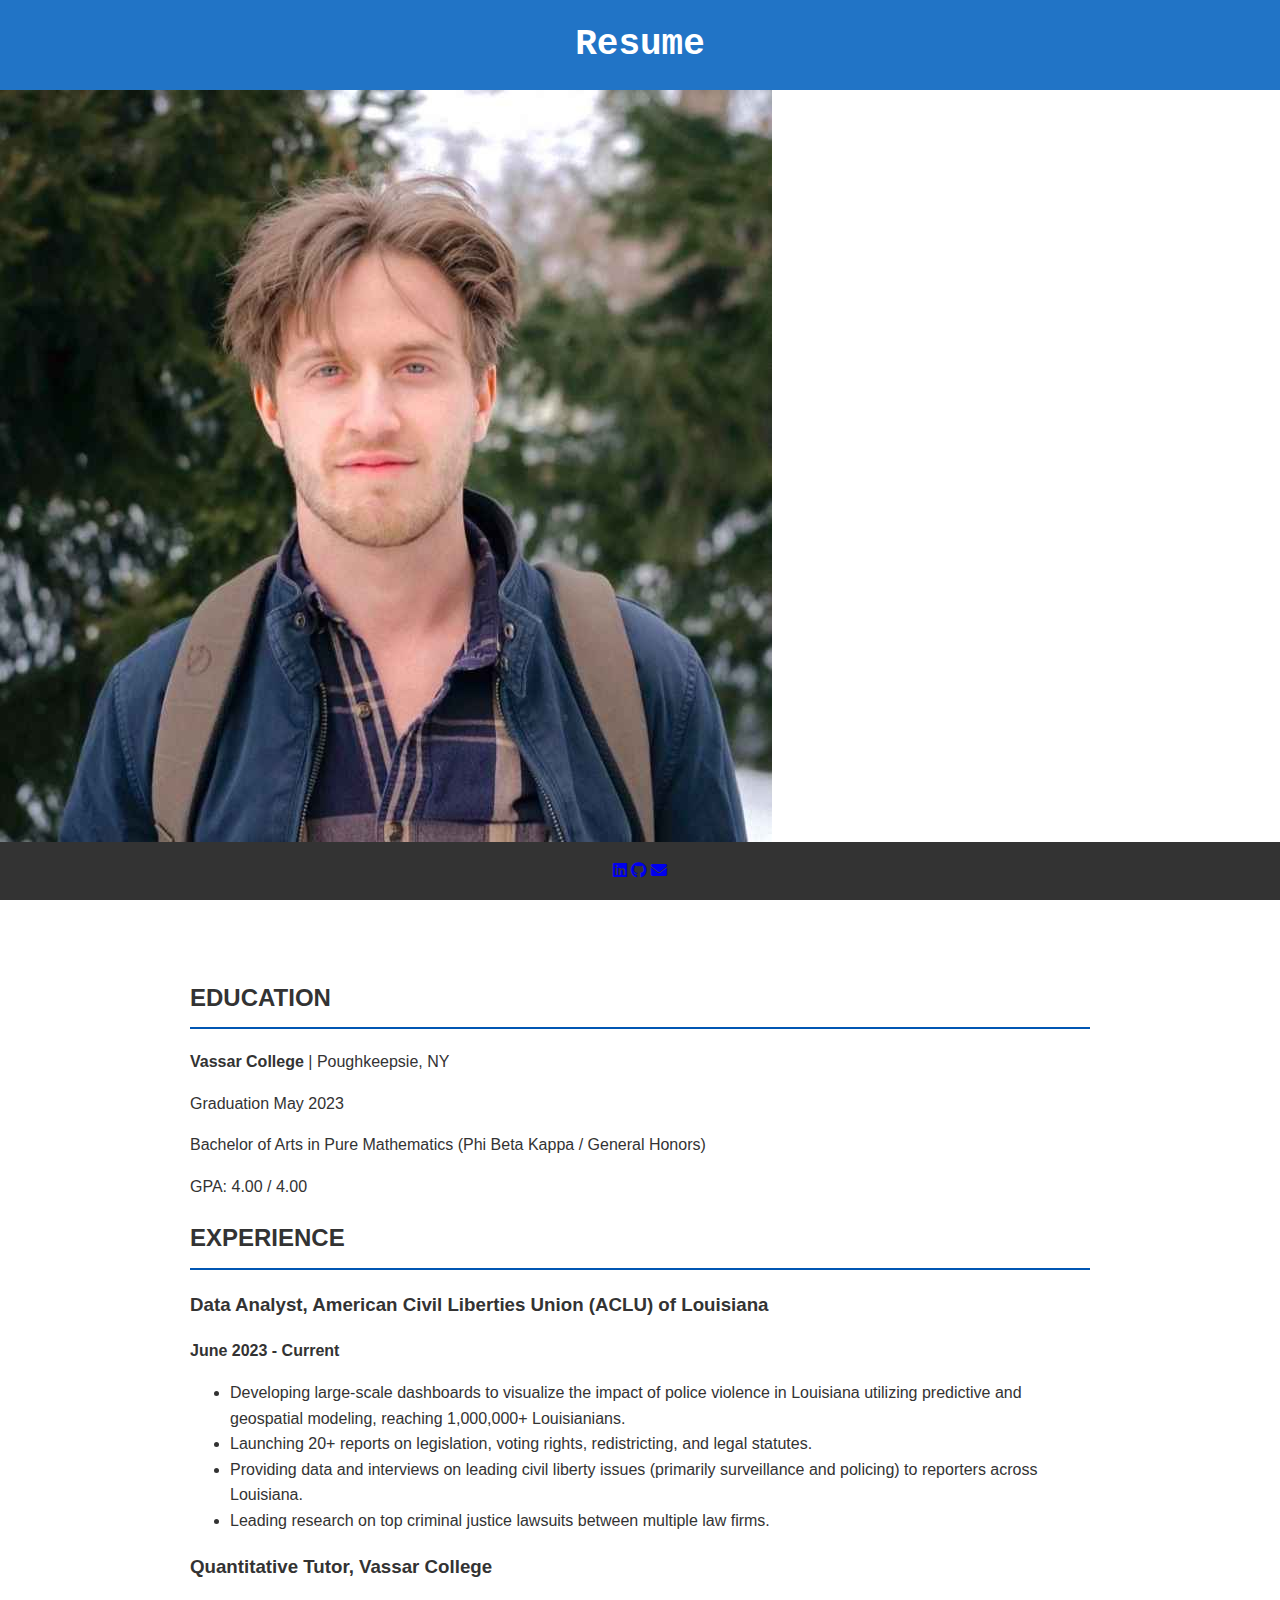
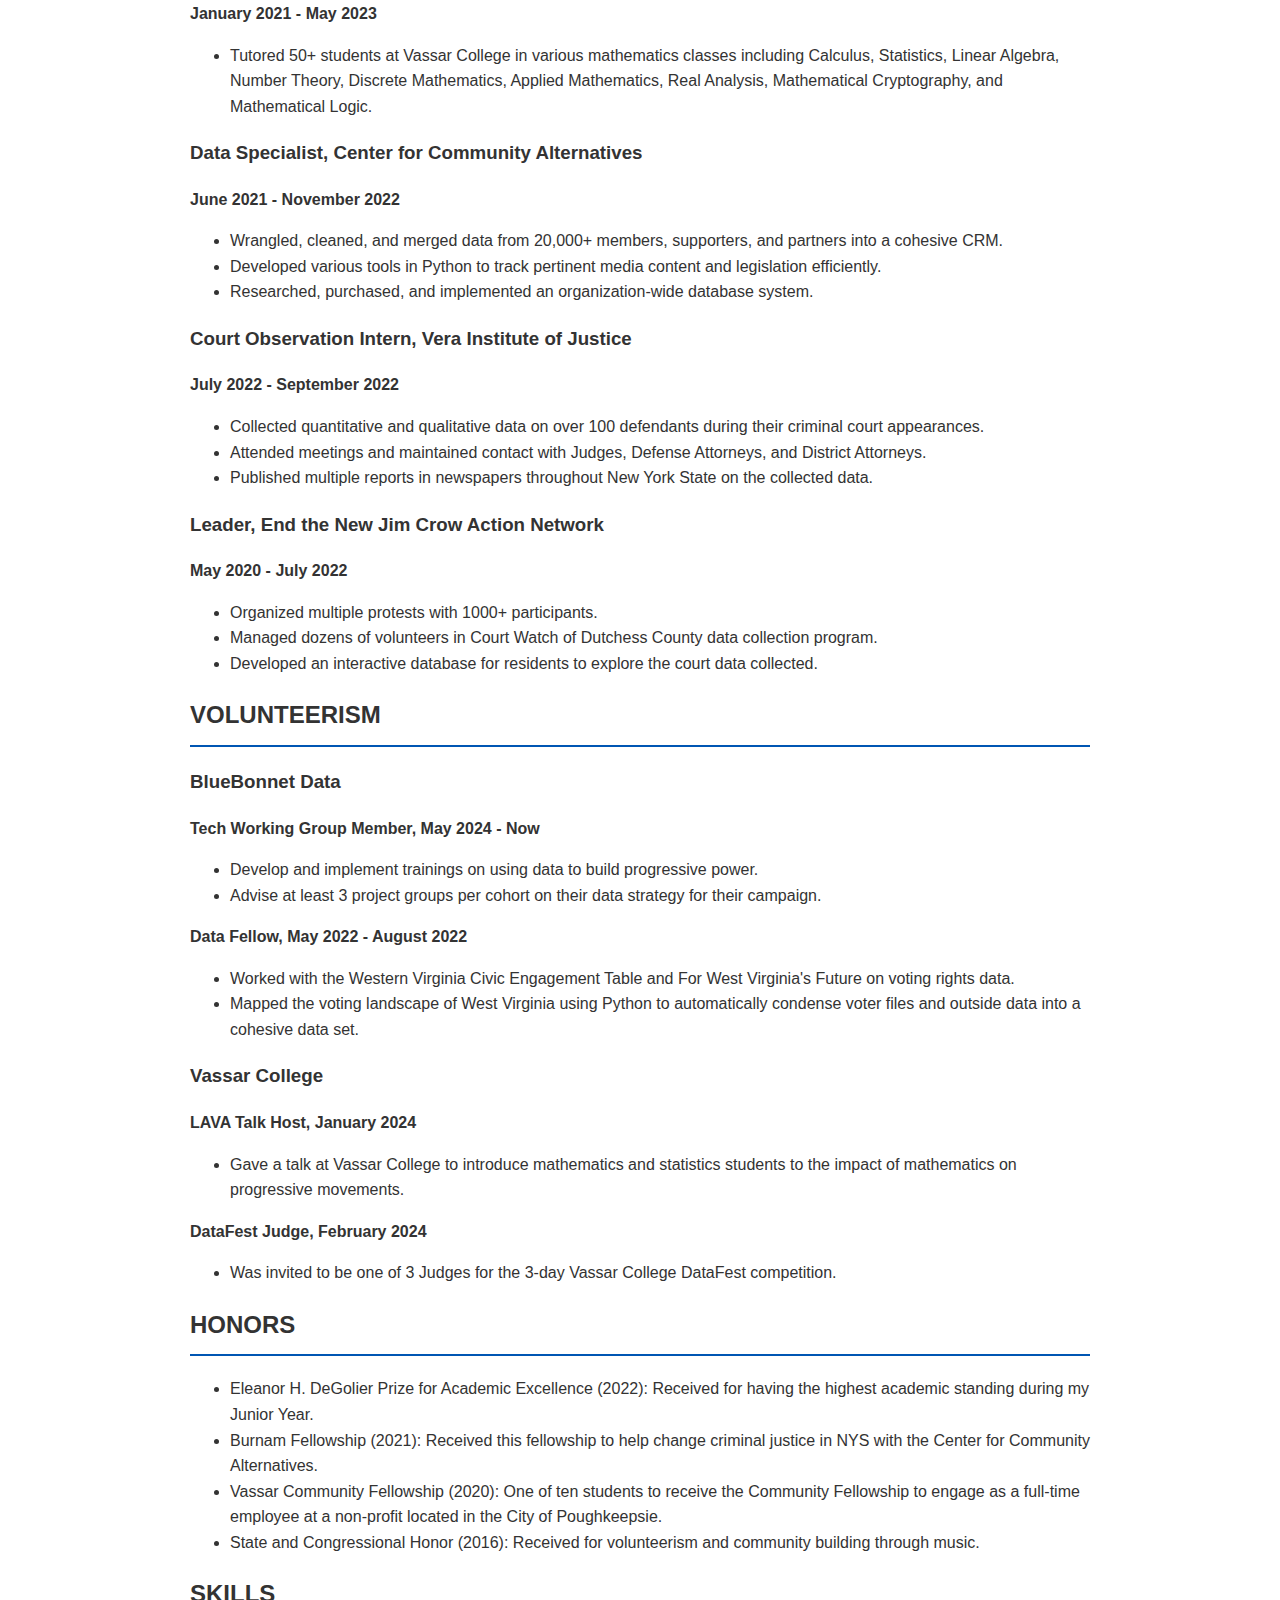
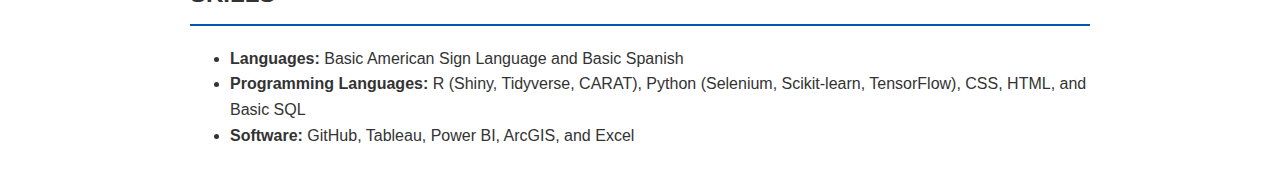
<file: resume.html>
<!DOCTYPE html>
<html lang="en">
<head>
    <meta charset="UTF-8">
    <meta name="viewport" content="width=device-width, initial-scale=1.0">
    <title>Projects - Appelson's Custom Site</title>
    <link rel="stylesheet" href="styles.css">
    <link rel="stylesheet" href="https://cdnjs.cloudflare.com/ajax/libs/font-awesome/6.0.0-beta3/css/all.min.css">
    <script src="https://d3js.org/d3.v7.min.js"></script>
    <style>
        #networkGraph {
            position: absolute;
            top: 0;
            left: 0;
            width: 100%;
            height: 100%;
            z-index: -1;
        }
        .resume-container {
    max-width: 900px;
    margin: auto;
}

.resume-container h2 {
    border-bottom: 2px solid #0056b3;
    padding-bottom: 10px;
    margin-bottom: 20px;
}

.resume-container .project-container {
    border: 1px solid #ddd;
    padding: 15px;
    margin-bottom: 20px;
    background-color: #f9f9f9;
}
    </style>
</head>
<body>
    <svg id="networkGraph"></svg>
    <header>
        <div id="header-effect">Resume</div>
    </header>
    <img src="eha.jpeg" alt="Elijah Appelson" class="profile-image">
    <nav>
        <ul>
            <li><a href="index.html">Home</a></li>
            <li><a href="projects.html">Projects</a></li>
            <li><a href="media.html">Media</a></li>
            <li><a href="blogs.html">Blogs</a></li>
            <li><a href="resume.html">Resume</a></li>
        </ul>
    </nav>
    <main>
        <div class="resume-container">
            <section class="education">
                <h2>EDUCATION</h2>
                <p><strong>Vassar College</strong> | Poughkeepsie, NY</p>
                <p>Graduation May 2023</p>
                <p>Bachelor of Arts in Pure Mathematics (Phi Beta Kappa / General Honors)</p>
                <p>GPA: 4.00 / 4.00</p>
            </section>

            <section class="experience">
                <h2>EXPERIENCE</h2>
                <div class="job">
                    <h3>Data Analyst, American Civil Liberties Union (ACLU) of Louisiana</h3>
                    <p><strong>June 2023 - Current</strong></p>
                    <ul>
                        <li>Developing large-scale dashboards to visualize the impact of police violence in Louisiana utilizing predictive and geospatial modeling, reaching 1,000,000+ Louisianians.</li>
                        <li>Launching 20+ reports on legislation, voting rights, redistricting, and legal statutes.</li>
                        <li>Providing data and interviews on leading civil liberty issues (primarily surveillance and policing) to reporters across Louisiana.</li>
                        <li>Leading research on top criminal justice lawsuits between multiple law firms.</li>
                    </ul>
                </div>
                <div class="job">
                    <h3>Quantitative Tutor, Vassar College</h3>
                    <p><strong>January 2021 - May 2023</strong></p>
                    <ul>
                        <li>Tutored 50+ students at Vassar College in various mathematics classes including Calculus, Statistics, Linear Algebra, Number Theory, Discrete Mathematics, Applied Mathematics, Real Analysis, Mathematical Cryptography, and Mathematical Logic.</li>
                    </ul>
                </div>
                <div class="job">
                    <h3>Data Specialist, Center for Community Alternatives</h3>
                    <p><strong>June 2021 - November 2022</strong></p>
                    <ul>
                        <li>Wrangled, cleaned, and merged data from 20,000+ members, supporters, and partners into a cohesive CRM.</li>
                        <li>Developed various tools in Python to track pertinent media content and legislation efficiently.</li>
                        <li>Researched, purchased, and implemented an organization-wide database system.</li>
                    </ul>
                </div>
                <div class="job">
                    <h3>Court Observation Intern, Vera Institute of Justice</h3>
                    <p><strong>July 2022 - September 2022</strong></p>
                    <ul>
                        <li>Collected quantitative and qualitative data on over 100 defendants during their criminal court appearances.</li>
                        <li>Attended meetings and maintained contact with Judges, Defense Attorneys, and District Attorneys.</li>
                        <li>Published multiple reports in newspapers throughout New York State on the collected data.</li>
                    </ul>
                </div>
                <div class="job">
                    <h3>Leader, End the New Jim Crow Action Network</h3>
                    <p><strong>May 2020 - July 2022</strong></p>
                    <ul>
                        <li>Organized multiple protests with 1000+ participants.</li>
                        <li>Managed dozens of volunteers in Court Watch of Dutchess County data collection program.</li>
                        <li>Developed an interactive database for residents to explore the court data collected.</li>
                    </ul>
                </div>
            </section>

            <section class="volunteer">
                <h2>VOLUNTEERISM</h2>
                <div class="job">
                    <h3>BlueBonnet Data</h3>
                    <p><strong>Tech Working Group Member, May 2024 - Now</strong></p>
                    <ul>
                        <li>Develop and implement trainings on using data to build progressive power.</li>
                        <li>Advise at least 3 project groups per cohort on their data strategy for their campaign.</li>
                    </ul>
                    <p><strong>Data Fellow, May 2022 - August 2022</strong></p>
                    <ul>
                        <li>Worked with the Western Virginia Civic Engagement Table and For West Virginia's Future on voting rights data.</li>
                        <li>Mapped the voting landscape of West Virginia using Python to automatically condense voter files and outside data into a cohesive data set.</li>
                    </ul>
                </div>
                <div class="job">
                    <h3>Vassar College</h3>
                    <p><strong>LAVA Talk Host, January 2024</strong></p>
                    <ul>
                        <li>Gave a talk at Vassar College to introduce mathematics and statistics students to the impact of mathematics on progressive movements.</li>
                    </ul>
                    <p><strong>DataFest Judge, February 2024</strong></p>
                    <ul>
                        <li>Was invited to be one of 3 Judges for the 3-day Vassar College DataFest competition.</li>
                    </ul>
                </div>
            </section>

            <section class="honors">
                <h2>HONORS</h2>
                <ul>
                    <li>Eleanor H. DeGolier Prize for Academic Excellence (2022): Received for having the highest academic standing during my Junior Year.</li>
                    <li>Burnam Fellowship (2021): Received this fellowship to help change criminal justice in NYS with the Center for Community Alternatives.</li>
                    <li>Vassar Community Fellowship (2020): One of ten students to receive the Community Fellowship to engage as a full-time employee at a non-profit located in the City of Poughkeepsie.</li>
                    <li>State and Congressional Honor (2016): Received for volunteerism and community building through music.</li>
                </ul>
            </section>

            <section class="skills">
                <h2>SKILLS</h2>
                <ul>
                    <li><strong>Languages:</strong> Basic American Sign Language and Basic Spanish</li>
                    <li><strong>Programming Languages:</strong> R (Shiny, Tidyverse, CARAT), Python (Selenium, Scikit-learn, TensorFlow), CSS, HTML, and Basic SQL</li>
                    <li><strong>Software:</strong> GitHub, Tableau, Power BI, ArcGIS, and Excel</li>
                </ul>
            </section>
        </div>
    </main>
   <footer>
        <a href="https://www.linkedin.com/in/elijahappelson" target="_blank" title="LinkedIn"><i class="fab fa-linkedin"></i></a>
        <a href="https://github.com/appelson" target="_blank" title="GitHub"><i class="fab fa-github"></i></a>
        <a href="mailto:elijahappelson@gmail.com" title="Email"><i class="fas fa-envelope"></i></a>
    </footer>
    <script>
        const targetText = "Resume";
        const output = document.getElementById('header-effect');
        const chars = "ABCDEFGHIJKLMNOPQRSTUVWXYZabcdefghijklmnopqrstuvwxyz0123456789!@#$%^&*()_+[]{}|;:',.<>?/";
        let index = 0;
        const delay = 100; // Adjust this value to slow down the effect

        function getRandomChar() {
            return chars[Math.floor(Math.random() * chars.length)];
        }

        function updateHeader() {
            let randomText = "";
            for (let i = 0; i < targetText.length; i++) {
                if (i < index) {
                    randomText += targetText[i];
                } else {
                    randomText += getRandomChar();
                }
            }
            output.textContent = randomText;

            if (index < targetText.length) {
                index++;
                setTimeout(updateHeader, delay);
            }
        }

        updateHeader();
    </script>
    <script src="script2.js"></script>
</body>
</html>
</file>
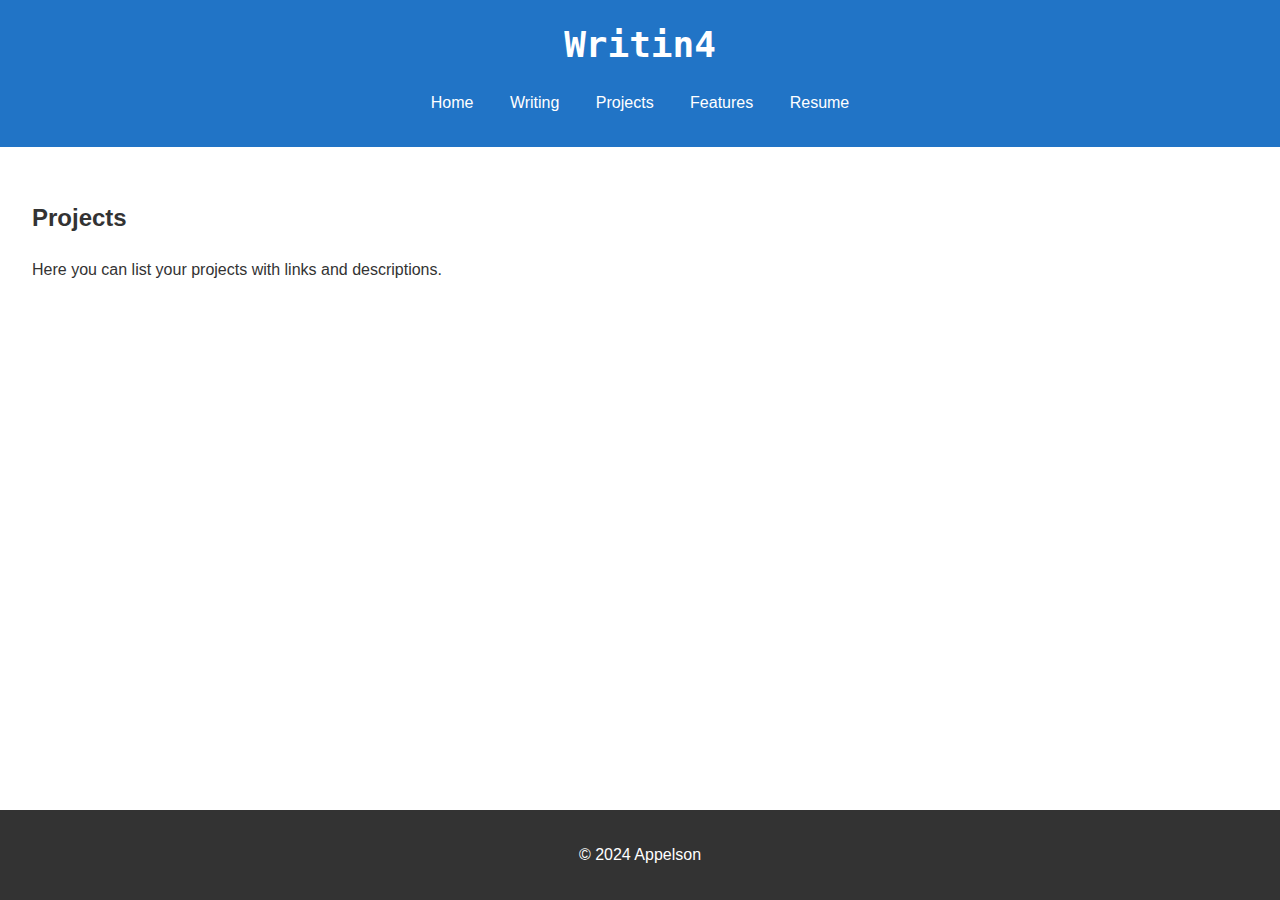
<file: writing.html>
<!DOCTYPE html>
<html lang="en">
<head>
    <meta charset="UTF-8">
    <meta name="viewport" content="width=device-width, initial-scale=1.0">
    <title>Projects - Appelson's Custom Site</title>
    <link rel="stylesheet" href="styles.css">
</head>
<body>
    <header>
        <div id="header-effect">Writing</div>
        <nav>
            <ul>
                <li><a href="index.html">Home</a></li>
                <li><a href="writing.html">Writing</a></li>
                <li><a href="projects.html">Projects</a></li>
                <li><a href="features.html">Features</a></li>
                <li><a href="resume.html">Resume</a></li>
            </ul>
        </nav>
    </header>
    <main>
        <h2>Projects</h2>
        <p>Here you can list your projects with links and descriptions.</p>
    </main>
    <footer>
        <p>&copy; 2024 Appelson</p>
    </footer>
    <script>
        const targetText = "Writing";
        const output = document.getElementById('header-effect');
        const chars = "ABCDEFGHIJKLMNOPQRSTUVWXYZabcdefghijklmnopqrstuvwxyz0123456789!@#$%^&*()_+[]{}|;:',.<>?/";
        let index = 0;
        const delay = 100; // Adjust this value to slow down the effect

        function getRandomChar() {
            return chars[Math.floor(Math.random() * chars.length)];
        }

        function updateHeader() {
            let randomText = "";
            for (let i = 0; i < targetText.length; i++) {
                if (i < index) {
                    randomText += targetText[i];
                } else {
                    randomText += getRandomChar();
                }
            }
            output.textContent = randomText;

            if (index < targetText.length) {
                index++;
                setTimeout(updateHeader, delay);
            }
        }

        updateHeader();
    </script>
</body>
</html>
</file>
<file: CSS/styles.css>
body {
            font-family: Arial, sans-serif;
            line-height: 1.6;
            margin: 0;
            padding: 0;
            color: #333;
        }
        header {
            color: ##2174C6;
            padding: 1em 0;
            text-align: center;
        }
        
        #header-effect {
            font-family: monospace;
            font-size: 50px; 
            font-weight: bold; 
            display: inline-block;
            color: ##2174C6;
        }

nav {
            margin: 0;
        }

        nav ul {
    list-style: none;
    padding: 0;
    display: flex;
    flex-wrap: wrap;
    gap: 10px; 
    justify-content: center; 
}

        nav ul li {
            display: inline;
        }

        nav ul li a {
    display: inline-block;
    background-color: #2174C6; 
    color: #fff; 
    text-decoration: none;
    padding: 15px 30px;
    font-size: 1.2em;
    font-weight: bold;
    border-radius: 5px;
    transition: background-color 0.3s, color 0.3s, border-color 0.3s;
    box-shadow: 0 2px 4px rgba(0, 0, 0, 0.1)
}

.svg-container {
    position: absolute;
    top: 0;
    left: 0;
    width: 100%;
    height: 100%;
}

#networkGraph {
            position: absolute;
            top: 0;
            left: 0;
            width: 100%;
            height: 100%;
            z-index: -1;
        }

        .node {
            stroke: #000;
            stroke-width: 1.5px;
        }

        .link {
            stroke: #aaa;
            stroke-width: 1.5px;
        }

nav ul li a:hover {
    background-color: transparent; 
    color: #000; 
    box-shadow: 0 2px 4px rgba(0, 0, 0, 0)
}

.profile-image {
            position: absolute;
            top: 20px;
            right: 20px;
            width: 70px;
            height: 70px;
            border-radius: 50%;
            border: 3px solid #2174C6;
            object-fit: cover;
            transition: background-color 0.3s
        }
        
        .profile-image:hover {
          transform: scale(1.3);
        }

main {
    padding: 2rem;
}

.main-content {
    flex: 1; 
}

footer {
            background: #333;
            color: #fff;
            text-align: center;
            padding: 1rem 0;
            width: 100%;
        }

        footer a {
            color: #fff;
            text-decoration: none;
            margin: 0 15px;
            font-size: 2em;
            display: inline-block;
            transition: transform 0.3s;
        }

        footer a:hover {
            transform: scale(1.3);
        }

.pdf-wrapper {
    height: calc(100vh - 60px); 
    width: 100%;
    overflow: hidden;
}

iframe {
    width: 100%;
    height: 100%;
    border: none;
}

.project-container {
    border: 1px solid #ddd;
    border-radius: 5px;
    padding: 15px;
    margin-bottom: 20px;
    box-shadow: 0 2px 4px rgba(0, 0, 0, 0.1);
    background-color: white;
    transition: border-color 0.3s, border-radius 0.3s, box-shadow 0.3s;
}

.project-container:hover {
    border-color: #0056b3;
    border-radius: 20px;
    box-shadow: 0 4px 8px rgba(0, 0, 0, 0.2);
}

.project-container h3 {
    margin-top: 0;
    color: #333;
    font-weight: bold;
}

.project-container .description {
    margin: 10px 0;
    color: #666;
}

.project-container .github-link {
    display: inline-block;
    margin-bottom: 10px;
    color: #0056b3;
    text-decoration: none;
    font-weight: bold;
    transition: color 0.3s;
}

.project-container .github-link:hover {
    text-decoration: underline;
}

.project-container .project-image-link {
    display: block;
    margin-top: 10px;
}

.project-container .project-image {
    max-width: 100%;
    height: auto;
    border-radius: 5px;
}


.media-container {
    border: 1px solid #ddd;
    border-radius: 5px;
    padding: 15px;
    margin-bottom: 20px;
    box-shadow: 0 2px 4px rgba(0, 0, 0, 0.1);
    background-color: white;
    transition: border-color 0.3s, border-radius 0.3s, box-shadow 0.3s;
}

.media-container:hover {
    border-color: #0056b3;
    border-radius: 20px;
    box-shadow: 0 4px 8px rgba(0, 0, 0, 0.2);
}

.media-container h3 {
    margin-top: 0;
    color: #333;
    position: relative;
    padding: 10px;
    font-style: italic;
    background: #f0f8ff;
    border-left: 5px solid #0056b3;
    border-radius: 5px;
}

.source-label {
    font-weight: bold;
    color: #0056b3;
}

.news-agency {
    display: block;
    margin-top: 5px;
    font-size: 0.9em;
    color: #666;
}

.media-container a {
    color: #0056b3;
    text-decoration: none;
    transition: color 0.3s, text-decoration 0.3s;
}

.media-container a:hover {
    text-decoration: underline;
    color: #0056b3;
}

.section-bar {
    border-bottom: 2px solid #0056b3; 
    margin-bottom: 20px;
    padding-bottom: 10px;
}




.blog-container {
            background: white;
            border-radius: 8px;
            box-shadow: 0 4px 8px rgba(0, 0, 0, 0.1);
            overflow: hidden;
            margin-bottom: 20px;
            transition: transform 0.3s, box-shadow 0.3s;
        }
        .blog-container:hover {
            transform: translateY(-5px);
            box-shadow: 0 8px 16px rgba(0, 0, 0, 0.2);
        }
        .blog-container h3 {
            margin: 0;
            padding: 15px;
            background-color: #007BFF;
            color: white;
            font-size: 1.25em;
            border-bottom: 1px solid #0056b3;
        }
        .blog-container p {
            padding: 15px;
            font-size: 1em;
            color: #333;
        }
        .blog-container a {
            display: block;
            padding: 15px;
            text-align: center;
            background-color: #007BFF;
            color: white;
            text-decoration: none;
            font-weight: bold;
            border-top: 1px solid #0056b3;
        }
        .blog-container a:hover {
            background-color: #0056b3;
        }
        
            #networkGraph {
            position: absolute;
            top: 0;
            left: 0;
            width: 100%;
            height: 100%;
            z-index: -1;
        }
        .resume-container {
            max-width: 900px;
            margin: auto;
        }
        
        #networkGraph {
            position: absolute;
            top: 0;
            left: 0;
            width: 100%;
            height: 100%;
            z-index: -1;
        }

        .resume-container {
    max-width: 900px;
    margin: auto;
}
        
        main {
            padding: 20px; 
        }

        .media-container {
            border: 2px solid #ddd;
            border-radius: 10px;
            padding: 10px;
            margin-bottom: 40px;
            transition: border-color 0.3s, box-shadow 0.3s;
        }

        .media-container:hover {
            border-color: #0056b3;
            border-radius: 20px;
            box-shadow: 0 4px 8px rgba(0, 0, 0, 0.2);
        }

        .content {
            display: flex;
            align-items: flex-start; 
            justify-content: space-between; 
        }

        .project-description {
            flex: 1; 
            max-width: 60%; 
            margin-right: 20px; 
        }

        .project-description .description {
            margin: 0;
            color: #555;
        }

        .image-frame {
            display: flex;
            align-items: center; 
            justify-content: center; 
            height: 250px; 
            background-color: white; 
            border-radius: 10px; 
        }

        .project-image {
            align-items: center; 
            height: 100%; 
            width: auto; 
            object-fit: cover; 
            border-radius: 5px; 
        }

        .media-container .buttons {
            margin-top: 20px; 
        }

        .media-container .buttons a {
            text-decoration: none;
            color: #fff; 
            background-color: #0056b3; 
            padding: 10px 20px; 
            border-radius: 5px; 
            margin-right: 10px; 
            transition: background-color 0.3s, transform 0.3s;
            display: inline-flex;
            align-items: center;
            font-size: 14px; 
            font-weight: 600; 
        }

        .media-container .buttons a:hover {
            background-color: #003d7a; 
            transform: translateY(-2px); 
        }

        .buttons i {
            margin-right: 8px; 
            font-size: 16px; 
        }

        @media screen and (max-width: 600px) {
            .image-frame {
                display: none; 
            }

            .project-description {
                max-width: 100%; 
                margin-right: 0; 
            }
        }
          .section-bar {
    position: relative;
    margin-top: 15px;
    margin-bottom: 20px;
    border-bottom: 2px solid #0056b3;
    padding-bottom: 5px;
    font-size: 1.5em;
    font-weight: bold;
    color: black;
    display: flex;
    align-items: center;
    justify-content: space-between;
}

.media-container {
    position: relative; 
}

.tags {
    position: absolute;
    bottom: -10px; 
    right: 10px; 
    display: flex;
    gap: 5px; 
    flex-wrap: wrap; 
    justify-content: right; 
}

.tag {
    background-color: #ff6464; 
    color: white; 
    border-radius: 10px;
    box-shadow: 0 4px 8px rgba(0, 0, 0, 0.2);
    padding: 5px 10px; 
    font-size: 12px; 
    text-align: center; 
    white-space: nowrap; 
    display: inline-block; 
}




.filter-buttons {
    display: flex;
    flex-wrap: wrap; 
    gap: 10px; 
    position: absolute;
    right: 0;
    top: 50%;
    transform: translateY(-50%);
    justify-content: center; 
}

.filter-buttons button {
    background-color: #ff6464; 
    color: white; 
    border: 1px solid white;
    border-radius: 5px; 
    padding: 10px 20px; 
    font-size: 14px; 
    font-weight: 600; 
    cursor: pointer;
    transition: background-color 0.3s, transform 0.3s;
}

.filter-buttons button:hover {
    background-color: transparent; 
    color: black;
    transform: translateY(-2px); 
}

.filter-buttons button.selected {
    background-color: #a83232; 
    color: white; 
}
</file>
<file: styles.css>
body {
    font-family: Arial, sans-serif;
    line-height: 1.6;
    margin: 0;
    padding: 0;
    color: #333;
}

header {
    background: #2174C6;
    color: #fff;
    padding: 1em 0;
    text-align: center;
}

header h1 {
    font-size: 36px; /* Larger font size */
    font-weight: bold; /* Bold font */
    margin: 0;
}

#header-effect {
    font-family: monospace;
    font-size: 36px; /* Larger font size */
    font-weight: bold; /* Bold font */
    display: inline-block;
    color: #fff;
}

nav ul {
    list-style: none;
    padding: 0;
}

nav ul li {
    display: inline;
    margin: 0 1rem;
}

nav ul li a {
    color: #fff;
    text-decoration: none;
}

nav ul li a:hover {
    scale(1.2);
}

main {
    padding: 2rem;
}

footer {
    background: #333;
    color: #fff;
    text-align: center;
    padding: 1rem 0;
    position: fixed;
    width: 100%;
    bottom: 0;
}

.pdf-wrapper {
    height: calc(100vh - 60px); /* Adjust the height according to header/footer height */
    width: 100%;
    overflow: hidden;
}

iframe {
    width: 100%;
    height: 100%;
    border: none;
}
</file>
